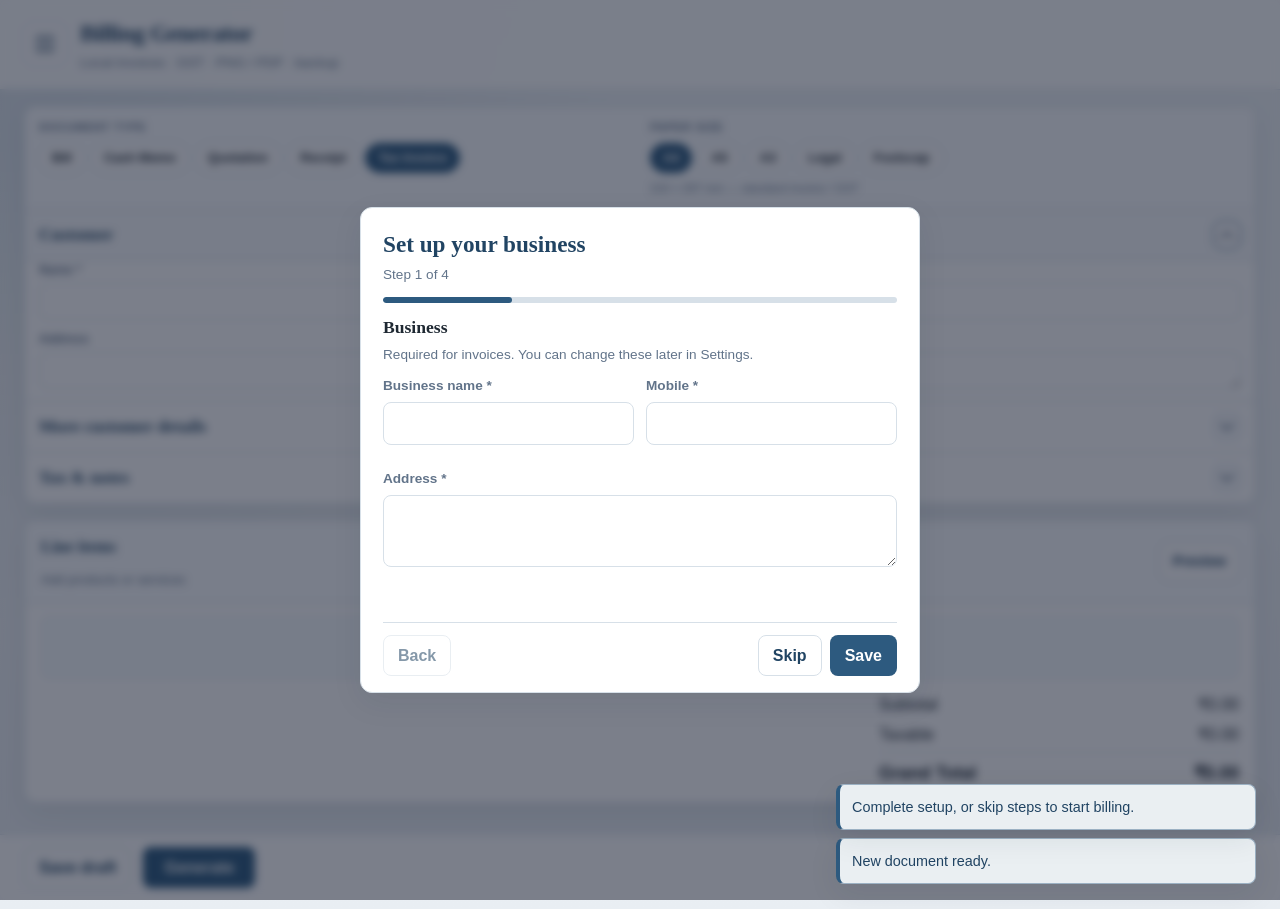
<file: index.html>
<!DOCTYPE html>
<html lang="en">
<head>
  <meta charset="UTF-8">
  <meta name="viewport" content="width=device-width, initial-scale=1.0">
  <link rel="manifest" href="manifest.webmanifest">
  <meta name="theme-color" content="#2d5a7f">
  <meta name="mobile-web-app-capable" content="yes">
  <meta name="apple-mobile-web-app-capable" content="yes">
  <meta name="apple-mobile-web-app-title" content="Billing">
  <link rel="apple-touch-icon" href="assets/icons/icon-180.png">
  <title>Editor · Billing Generator</title>
  <script>
  (function(){try{var m=localStorage.getItem("billing.theme")||"system";var d=m==="dark"||(m==="system"&&window.matchMedia("(prefers-color-scheme: dark)").matches);document.documentElement.setAttribute("data-theme",d?"dark":"light");document.documentElement.style.colorScheme=d?"dark":"light";}catch(e){}})();
  </script>
  <link rel="stylesheet" href="css/styles.css">
  <link rel="stylesheet" href="css/themes.css">
  <link rel="stylesheet" href="css/responsive.css">
  <link rel="stylesheet" href="css/print.css">
</head>
<body data-page="editor">
  <header class="app-header no-print">
    <button type="button" class="nav-toggle" id="btnNavToggle" aria-label="Open menu" aria-expanded="false" aria-controls="navDrawer">
      <span class="nav-toggle-bar" aria-hidden="true"></span>
      <span class="nav-toggle-bar" aria-hidden="true"></span>
      <span class="nav-toggle-bar" aria-hidden="true"></span>
    </button>
    <div class="brand">
      <h1>Billing Generator</h1>
      <p>Local invoices · GST · PNG / PDF · backup</p>
    </div>
  </header>

  <div id="navDrawerBackdrop" class="nav-drawer-backdrop no-print" aria-hidden="true"></div>
  <aside id="navDrawer" class="nav-drawer no-print" role="dialog" aria-modal="true" aria-label="Main navigation" aria-hidden="true">
    <div class="nav-drawer-header">
      <h2 class="nav-drawer-title">Menu</h2>
      <button type="button" class="nav-drawer-close" id="btnNavClose" aria-label="Close menu">&times;</button>
    </div>
    <nav class="nav-drawer-nav" aria-label="Main">
      <a href="index.html" class="nav-drawer-link" data-page="editor">New</a>
      <a href="settings.html" class="nav-drawer-link" data-page="settings">Settings</a>
      <a href="history.html" class="nav-drawer-link" data-page="history">History</a>
      <a href="backup.html" class="nav-drawer-link" data-page="backup">Backup</a>
    </nav>
  </aside>


  <main class="page" aria-label="Invoice editor">
    <div class="layout" id="editorLayout">
      <div class="editor-pane" id="editorForm">
        <div class="editor-split">
        <div class="card document-card">
          <div class="document-card__header">
            <div class="document-card__header-row">
              <div class="document-card__type-wrap">
                <span class="document-card__type-label" id="documentTypeLabelText">Document type</span>
                <div class="document-type-chips" id="documentTypeChips" role="radiogroup" aria-labelledby="documentTypeLabelText"></div>
                <select id="documentType" class="document-card__type-select" hidden></select>
              </div>
              <div class="document-card__paper-wrap">
                <span class="document-card__type-label" id="paperSizeLabelText">Paper size</span>
                <div class="document-type-chips" id="paperSizeChips" role="radiogroup" aria-labelledby="paperSizeLabelText"></div>
                <p class="document-card__paper-hint" id="paperSizeHint" aria-live="polite"></p>
                <select id="paperSizeDoc" class="document-card__type-select" hidden></select>
              </div>
            </div>
          </div>

          <div class="editor-sections">
            <details class="settings-section" id="docCustomerSection">
              <summary class="settings-section__summary document-card__customer-summary">
                <span class="settings-section__title">Customer</span>
                <span class="document-card__customer-preview" id="customerPreview" hidden></span>
                <span class="settings-section__chevron" aria-hidden="true"></span>
              </summary>
              <div class="settings-section__body document-card__customer-body">
                <div class="document-card__customer-fields">
                  <div class="field field--compact">
                    <label for="customerName">Name *</label>
                    <input id="customerName" type="text" autocomplete="name" data-text-limit="businessName">
                  </div>
                  <div class="field field--compact">
                    <label for="customerMobile">Mobile</label>
                    <input id="customerMobile" type="tel" autocomplete="tel" data-text-limit="mobile">
                  </div>
                  <div class="field field--compact full">
                    <label for="customerAddress">Address</label>
                    <textarea id="customerAddress" rows="1" autocomplete="street-address" data-text-limit="address"></textarea>
                  </div>
                </div>
              </div>
            </details>

            <details class="settings-section">
              <summary class="settings-section__summary">
                <span class="settings-section__title">More customer details</span>
                <span class="settings-section__chevron" aria-hidden="true"></span>
              </summary>
              <div class="settings-section__body">
                <div class="grid-2">
                  <div class="field">
                    <label for="customerEmail">Email</label>
                    <input id="customerEmail" type="email" data-text-limit="email">
                  </div>
                  <div class="field">
                    <label for="customerGstin">Customer GSTIN</label>
                    <input id="customerGstin" type="text" data-text-limit="gstin">
                  </div>
                  <div class="field">
                    <label for="customerState">State</label>
                    <input id="customerState" type="text" list="stateList" data-text-limit="stateName">
                  </div>
                  <div class="field">
                    <label for="customerStateCode">State code</label>
                    <input id="customerStateCode" type="text" data-text-limit="stateCode">
                  </div>
                </div>
              </div>
            </details>

            <details class="settings-section" id="docTaxSection">
              <summary class="settings-section__summary">
                <span class="settings-section__title">Tax &amp; notes</span>
                <span class="settings-section__chevron" aria-hidden="true"></span>
              </summary>
              <div class="settings-section__body">
                <div class="grid-2">
                  <div class="field">
                    <label for="gstEnabled">GST</label>
                    <select id="gstEnabled">
                      <option value="false">Disabled</option>
                      <option value="true">Enabled</option>
                    </select>
                  </div>
                  <div class="field" id="supplyTypeField">
                    <label for="supplyType">Supply type</label>
                    <select id="supplyType">
                      <option value="auto">Auto (compare states)</option>
                      <option value="intra-state">Intra-state (CGST + SGST)</option>
                      <option value="inter-state">Inter-state (IGST)</option>
                    </select>
                  </div>
                  <div class="field full">
                    <label for="notes">Notes / reference</label>
                    <textarea id="notes" rows="2" data-text-limit="notes"></textarea>
                  </div>
                </div>
              </div>
            </details>
          </div>
        </div>

        <div class="card card--items">
          <header class="items-card__header">
            <div class="items-card__heading">
              <h2 class="items-card__title">Line items</h2>
              <p class="items-card__meta" id="itemsCardMeta" aria-live="polite">Add products or services</p>
            </div>
            <div class="items-card__actions">
              <button type="button" class="btn secondary items-card__add" id="btnAddItemHeader" hidden>Add item</button>
              <button type="button" class="btn secondary" id="btnPreviewToggle" aria-expanded="false" aria-controls="previewModalBackdrop" aria-haspopup="dialog">Preview</button>
            </div>
          </header>
          <div class="items-card__body">
            <div id="itemsPanel" class="items-panel">
              <div id="itemsEmpty" class="items-empty">
                <span class="items-empty__lead">
                  <svg class="items-empty__icon" xmlns="http://www.w3.org/2000/svg" viewBox="0 0 24 24" width="16" height="16" aria-hidden="true" fill="none" stroke="currentColor" stroke-width="2" stroke-linecap="round"><line x1="12" y1="5" x2="12" y2="19"/><line x1="5" y1="12" x2="19" y2="12"/></svg>
                  <span class="items-empty__label">Add some items</span>
                </span>
                <button type="button" class="btn items-empty__add" id="btnAddItem">Add item</button>
              </div>
              <ul id="itemsList" class="items-list" hidden></ul>
            </div>
            <div class="totals-box" id="totalsBox"></div>
          </div>
        </div>
        </div>
      </div>

      <div class="editor-action-bar no-print" role="toolbar" aria-label="Document actions">
        <p id="editorReadonlyNotice" class="editor-readonly-notice" hidden>Generated — read only. Duplicate from History to make changes.</p>
        <button type="button" class="btn secondary" id="btnSaveDraft">Save draft</button>
        <button type="button" class="btn editor-action-bar__save" id="btnGenerate">Generate</button>
        <div class="editor-action-bar__cluster">
          <details class="editor-action-menu" id="editorExportMenu" hidden>
            <summary class="btn secondary">Export</summary>
            <div class="editor-action-menu__panel" role="menu" aria-labelledby="editorExportMenuTitle">
              <p class="editor-action-menu__heading" id="editorExportMenuTitle">Download &amp; print</p>
              <button type="button" class="editor-action-menu__item" role="menuitem" id="btnPng">PNG image</button>
              <button type="button" class="editor-action-menu__item" role="menuitem" id="btnPdf">PDF file</button>
              <button type="button" class="editor-action-menu__item" role="menuitem" id="btnPrint">Print</button>
              <button type="button" class="editor-action-menu__item" role="menuitem" id="btnSharePdf" hidden>Share PDF</button>
            </div>
          </details>
        </div>
      </div>
    </div>
  </main>

  <div id="editorExportMount" class="visually-hidden" aria-hidden="true">
    <div id="editorExportPaper" class="preview-paper a4">
      <div id="editorExportPreview" class="invoice-preview"></div>
    </div>
  </div>

  <datalist id="stateList">
    <option value="Andhra Pradesh"></option>
    <option value="Assam"></option>
    <option value="Bihar"></option>
    <option value="Delhi"></option>
    <option value="Gujarat"></option>
    <option value="Haryana"></option>
    <option value="Karnataka"></option>
    <option value="Kerala"></option>
    <option value="Madhya Pradesh"></option>
    <option value="Maharashtra"></option>
    <option value="Odisha"></option>
    <option value="Punjab"></option>
    <option value="Rajasthan"></option>
    <option value="Tamil Nadu"></option>
    <option value="Telangana"></option>
    <option value="Uttar Pradesh"></option>
    <option value="West Bengal"></option>
  </datalist>

  <div id="modalBackdrop" class="modal-backdrop no-print" role="dialog" aria-modal="true" aria-labelledby="modalTitle">
    <div class="modal">
      <h3 id="modalTitle">Confirm</h3>
      <p id="modalMessage"></p>
      <div class="toolbar" id="modalActions"></div>
    </div>
  </div>

  <div id="previewModalBackdrop" class="modal-backdrop modal-backdrop--preview no-print" role="dialog" aria-modal="true" aria-labelledby="previewModalTitle" aria-hidden="true">
    <div class="modal modal--preview">
      <header class="modal--preview__header">
        <h3 id="previewModalTitle">Invoice preview</h3>
        <button type="button" class="modal--preview__close" id="btnPreviewModalClose" aria-label="Close preview">&times;</button>
      </header>
      <div class="modal--preview__body">
        <div id="previewPaper" class="preview-paper a4">
          <div id="invoicePreview" class="invoice-preview"></div>
        </div>
      </div>
      <footer class="modal--preview__footer toolbar">
        <button type="button" class="btn secondary" id="btnPreviewModalDismiss">Close</button>
      </footer>
    </div>
  </div>

  <div id="itemModalBackdrop" class="modal-backdrop modal-backdrop--sheet no-print" role="dialog" aria-modal="true" aria-labelledby="itemModalTitle" aria-hidden="true">
    <div class="modal modal--item">
      <header class="item-modal-header">
        <h3 id="itemModalTitle">Add item</h3>
        <button type="button" class="item-modal-close" id="btnItemModalClose" aria-label="Close">&times;</button>
      </header>
      <div class="item-modal-body">
        <div class="field item-modal-field">
          <label for="itemModalName">Name *</label>
          <input id="itemModalName" type="text" data-text-limit="lineItemName" autocomplete="off" placeholder="Item name">
        </div>
        <div class="item-modal-row item-modal-row--3">
          <div class="field item-modal-field">
            <label for="itemModalQty">Qty *</label>
            <input id="itemModalQty" type="text" data-text-limit="lineItemQuantity" inputmode="decimal" placeholder="1">
          </div>
          <div class="field item-modal-field">
            <label for="itemModalUnit">Unit *</label>
            <select id="itemModalUnit"></select>
          </div>
          <div class="field item-modal-field">
            <label for="itemModalRate">Rate *</label>
            <input id="itemModalRate" type="text" data-text-limit="lineItemRate" inputmode="decimal" placeholder="0.00">
          </div>
        </div>
        <div class="item-modal-row item-modal-row--tax">
          <div class="item-modal-disc-group">
            <div class="field item-modal-field">
              <label for="itemModalDiscType">Disc</label>
              <select id="itemModalDiscType">
                <option value="none">None</option>
                <option value="percent">%</option>
                <option value="fixed">₹</option>
              </select>
            </div>
            <div class="field item-modal-field item-modal-disc-value-wrap item-modal-disc-value-wrap--hidden">
              <label for="itemModalDiscValue">Val</label>
              <input id="itemModalDiscValue" type="number" min="0" step="0.01" placeholder="0" inputmode="decimal">
            </div>
          </div>
          <div class="item-modal-gst-group">
            <div class="field item-modal-field">
              <label for="itemModalGst">GST</label>
              <select id="itemModalGst"></select>
            </div>
            <div class="field item-modal-field item-modal-gst-other-wrap item-modal-gst-other-wrap--hidden">
              <label for="itemModalGstOther">GST %</label>
              <input id="itemModalGstOther" type="number" min="0" max="100" step="any" placeholder="0" inputmode="decimal">
            </div>
          </div>
        </div>
      </div>
      <footer class="item-modal-footer">
        <div class="item-modal-amount-card" aria-live="polite">
          <span class="item-modal-amount-label">Amount</span>
          <strong id="itemModalAmount" class="item-modal-amount">₹0.00</strong>
        </div>
        <div class="item-modal-footer-actions">
          <button type="button" class="btn secondary" id="btnItemModalCancel">Cancel</button>
          <button type="button" class="btn" id="btnItemModalSave">Save</button>
        </div>
      </footer>
    </div>
  </div>

  <div id="onboardingOverlay" class="onboarding-overlay no-print" hidden aria-hidden="true">
    <div class="onboarding-card" role="dialog" aria-modal="true" aria-labelledby="onboardingTitle">
      <header class="onboarding-header">
        <h2 id="onboardingTitle">Set up your business</h2>
        <p class="hint" id="onboardingProgress">Step 1 of 4</p>
        <div class="onboarding-progress" aria-hidden="true">
          <div id="onboardingProgressBar" class="onboarding-progress-bar"></div>
        </div>
      </header>

      <div class="onboarding-steps">
        <section class="onboarding-step active" data-step="0" aria-label="Business details">
          <h3>Business</h3>
          <p class="hint">Required for invoices. You can change these later in Settings.</p>
          <div class="grid-2">
            <div class="field">
              <label for="onboardBusinessName">Business name *</label>
              <input id="onboardBusinessName" type="text" autocomplete="organization" data-text-limit="businessName">
            </div>
            <div class="field">
              <label for="onboardBusinessMobile">Mobile *</label>
              <input id="onboardBusinessMobile" type="tel" autocomplete="tel" data-text-limit="mobile">
            </div>
            <div class="field full">
              <label for="onboardBusinessAddress">Address *</label>
              <textarea id="onboardBusinessAddress" rows="2" autocomplete="street-address" data-text-limit="address"></textarea>
            </div>
          </div>
        </section>

        <section class="onboarding-step" data-step="1" aria-label="Contact and tax" hidden>
          <h3>Contact &amp; tax</h3>
          <p class="hint">Optional — helps GST invoices and customer contact.</p>
          <div class="grid-2">
            <div class="field">
              <label for="onboardBusinessEmail">Email</label>
              <input id="onboardBusinessEmail" type="email" autocomplete="email" data-text-limit="email">
            </div>
            <div class="field">
              <label for="onboardBusinessWebsite">Website</label>
              <input id="onboardBusinessWebsite" type="text" autocomplete="url" data-text-limit="website">
            </div>
            <div class="field">
              <label for="onboardBusinessGstin">GSTIN</label>
              <input id="onboardBusinessGstin" type="text" data-text-limit="gstin">
            </div>
            <div class="field">
              <label for="onboardSupplierState">Supplier state</label>
              <input id="onboardSupplierState" type="text" list="stateList" data-text-limit="stateName">
            </div>
            <div class="field">
              <label for="onboardSupplierStateCode">Supplier state code</label>
              <input id="onboardSupplierStateCode" type="text" data-text-limit="stateCode">
            </div>
          </div>
        </section>

        <section class="onboarding-step" data-step="2" aria-label="Payment details" hidden>
          <h3>Payment</h3>
          <p class="hint">Optional — shown on invoices when filled.</p>
          <div class="grid-2">
            <div class="field">
              <label for="onboardUpiId">UPI ID</label>
              <input id="onboardUpiId" type="text" data-text-limit="upiId">
            </div>
            <div class="field full">
              <label for="onboardBankDetails">Bank details</label>
              <input id="onboardBankDetails" type="text" data-text-limit="bankDetails">
            </div>
          </div>
        </section>

        <section class="onboarding-step" data-step="3" aria-label="Business logo" hidden>
          <h3>Logo</h3>
          <p class="hint">Optional — PNG, JPEG, or WebP, max 2 MB.</p>
          <div class="grid-2">
            <div class="field">
              <label for="onboardLogoFile">Upload logo</label>
              <input id="onboardLogoFile" type="file" accept="image/png,image/jpeg,image/webp">
            </div>
            <div class="field">
              <label>Preview</label>
              <img id="onboardLogoPreview" class="logo-preview" alt="Logo preview" src="assets/logo-placeholder.svg">
            </div>
          </div>
        </section>
      </div>

      <p id="onboardingStatus" class="onboarding-status" role="status" aria-live="polite"></p>

      <footer class="onboarding-footer">
        <button type="button" class="btn secondary" id="btnOnboardBack" disabled>Back</button>
        <div class="onboarding-footer-right">
          <button type="button" class="btn ghost" id="btnOnboardSkip">Skip</button>
          <button type="button" class="btn" id="btnOnboardSave">Save</button>
        </div>
      </footer>
    </div>
  </div>

  <script defer src="vendor/jspdf.umd.min.js"></script>
  <script defer src="js/money.js"></script>
  <script defer src="js/gst.js"></script>
  <script defer src="js/validation.js"></script>
  <script defer src="js/calculations.js"></script>
  <script defer src="js/document-types.js"></script>
  <script defer src="js/paper-sizes.js"></script>
  <script defer src="js/datetime-format.js"></script>
  <script defer src="js/numbering.js"></script>
  <script defer src="js/db.js"></script>
  <script defer src="js/storage-repository.js"></script>
  <script defer src="js/settings.js"></script>
  <script defer src="js/items.js"></script>
  <script defer src="js/customers.js"></script>
  <script defer src="js/preview.js"></script>
  <script defer src="js/export-filename.js"></script>
  <script defer src="js/export-png.js"></script>
  <script defer src="js/export-pdf.js"></script>
  <script defer src="js/document-share.js"></script>
  <script defer src="js/document-output.js"></script>
  <script defer src="js/print.js"></script>
  <script defer src="js/document-editor.js"></script>
  <script defer src="js/onboarding.js"></script>
  <script defer src="js/theme.js"></script>
  <script defer src="js/ui-common.js"></script>
  <script defer src="js/pwa.js"></script>
  <script defer src="js/page-editor.js"></script>
</body>
</html>
</file>
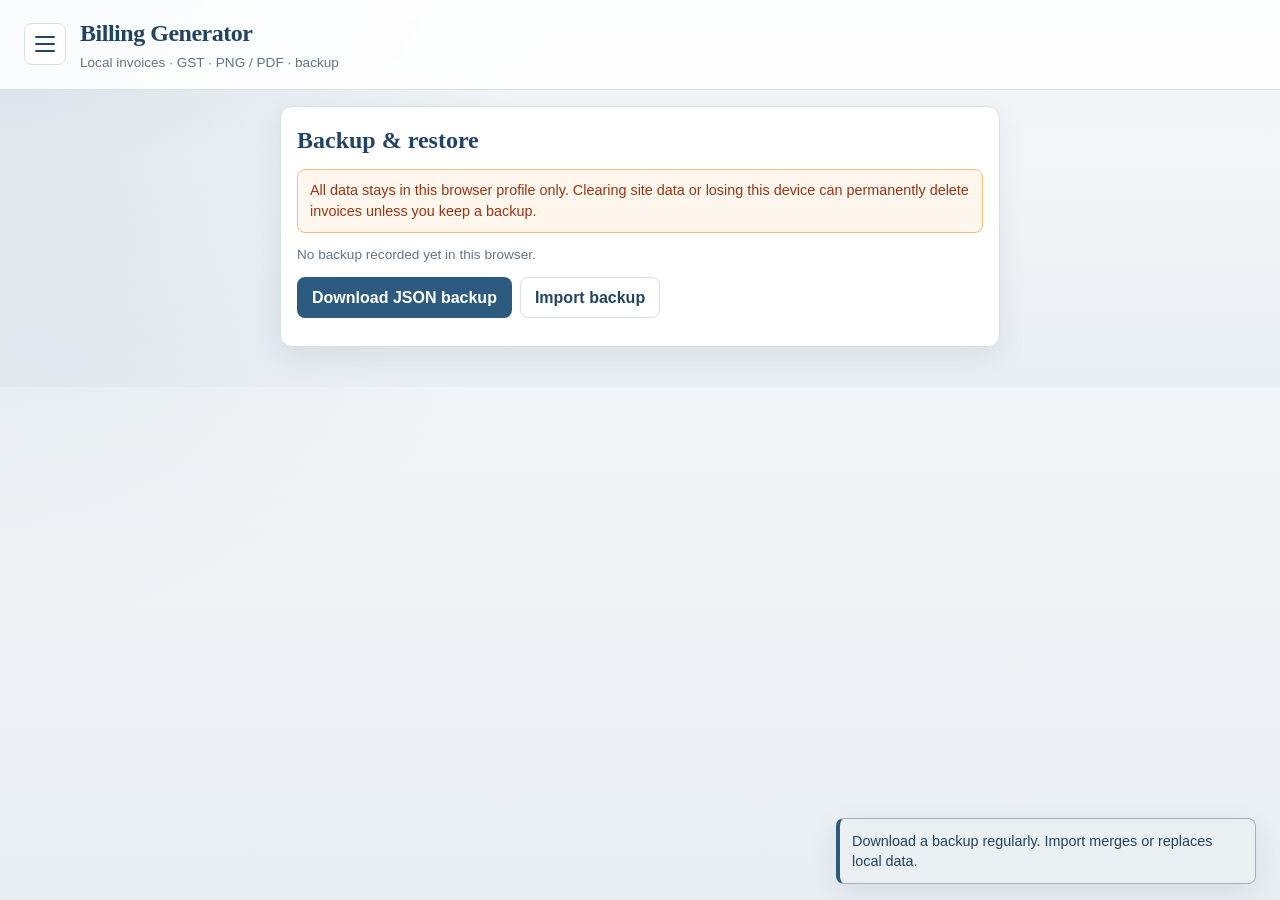
<file: backup.html>
<!DOCTYPE html>
<html lang="en">
<head>
  <meta charset="UTF-8">
  <meta name="viewport" content="width=device-width, initial-scale=1.0">
  <link rel="manifest" href="manifest.webmanifest">
  <meta name="theme-color" content="#2d5a7f">
  <meta name="mobile-web-app-capable" content="yes">
  <meta name="apple-mobile-web-app-capable" content="yes">
  <meta name="apple-mobile-web-app-title" content="Billing">
  <link rel="apple-touch-icon" href="assets/icons/icon-180.png">
  <title>Backup · Billing Generator</title>
  <script>
  (function(){try{var m=localStorage.getItem("billing.theme")||"system";var d=m==="dark"||(m==="system"&&window.matchMedia("(prefers-color-scheme: dark)").matches);document.documentElement.setAttribute("data-theme",d?"dark":"light");document.documentElement.style.colorScheme=d?"dark":"light";}catch(e){}})();
  </script>
  <link rel="stylesheet" href="css/styles.css">
  <link rel="stylesheet" href="css/themes.css">
  <link rel="stylesheet" href="css/responsive.css">
  <link rel="stylesheet" href="css/print.css">
</head>
<body data-page="backup">
  <header class="app-header no-print">
    <button type="button" class="nav-toggle" id="btnNavToggle" aria-label="Open menu" aria-expanded="false" aria-controls="navDrawer">
      <span class="nav-toggle-bar" aria-hidden="true"></span>
      <span class="nav-toggle-bar" aria-hidden="true"></span>
      <span class="nav-toggle-bar" aria-hidden="true"></span>
    </button>
    <div class="brand">
      <h1>Billing Generator</h1>
      <p>Local invoices · GST · PNG / PDF · backup</p>
    </div>
  </header>

  <div id="navDrawerBackdrop" class="nav-drawer-backdrop no-print" aria-hidden="true"></div>
  <aside id="navDrawer" class="nav-drawer no-print" role="dialog" aria-modal="true" aria-label="Main navigation" aria-hidden="true">
    <div class="nav-drawer-header">
      <h2 class="nav-drawer-title">Menu</h2>
      <button type="button" class="nav-drawer-close" id="btnNavClose" aria-label="Close menu">&times;</button>
    </div>
    <nav class="nav-drawer-nav" aria-label="Main">
      <a href="index.html" class="nav-drawer-link" data-page="editor">New</a>
      <a href="settings.html" class="nav-drawer-link" data-page="settings">Settings</a>
      <a href="history.html" class="nav-drawer-link" data-page="history">History</a>
      <a href="backup.html" class="nav-drawer-link" data-page="backup">Backup</a>
    </nav>
  </aside>


  <main class="page" aria-label="Backup and restore">
    <div class="card" style="max-width:720px;margin:0 auto;">
      <h2>Backup &amp; restore</h2>
      <div class="backup-warning">
        All data stays in this browser profile only. Clearing site data or losing this device can permanently delete invoices unless you keep a backup.
      </div>
      <p class="hint" id="lastBackupHint">No backup recorded yet in this browser.</p>
      <div class="toolbar">
        <button type="button" class="btn" id="btnExportBackup">Download JSON backup</button>
        <label class="btn secondary" for="backupFile" style="display:inline-flex;align-items:center;cursor:pointer;">
          Import backup
          <input id="backupFile" class="sr-only" type="file" accept="application/json,.json">
        </label>
      </div>
    </div>
  </main>

  <div id="modalBackdrop" class="modal-backdrop no-print" role="dialog" aria-modal="true" aria-labelledby="modalTitle">
    <div class="modal">
      <h3 id="modalTitle">Confirm</h3>
      <p id="modalMessage"></p>
      <div class="toolbar" id="modalActions"></div>
    </div>
  </div>

  <script defer src="js/db.js"></script>
  <script defer src="js/storage-repository.js"></script>
  <script defer src="js/backup-restore.js"></script>
  <script defer src="js/theme.js"></script>
  <script defer src="js/ui-common.js"></script>
  <script defer src="js/pwa.js"></script>
  <script defer src="js/page-backup.js"></script>
</body>
</html>
</file>
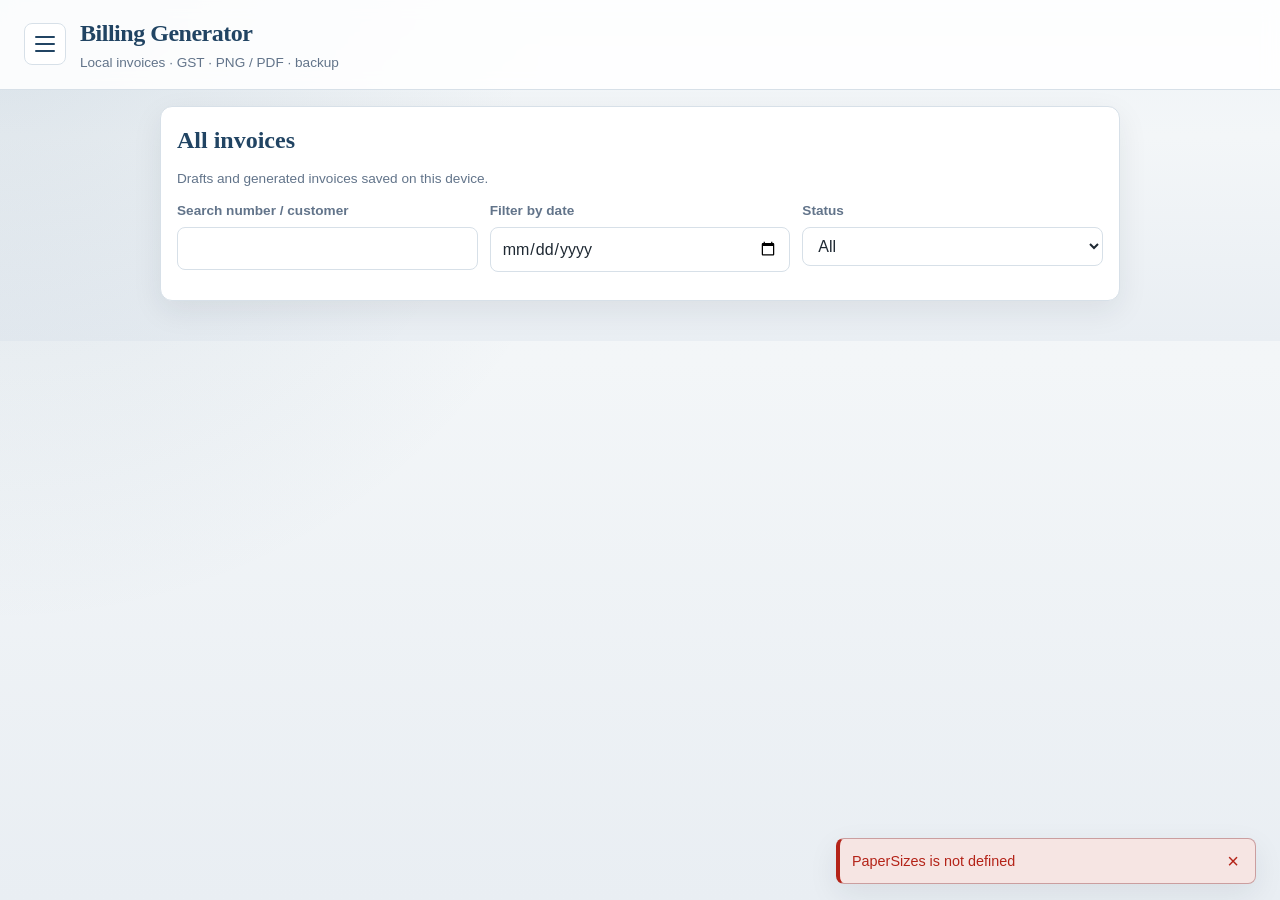
<file: history.html>
<!DOCTYPE html>
<html lang="en">
<head>
  <meta charset="UTF-8">
  <meta name="viewport" content="width=device-width, initial-scale=1.0">
  <link rel="manifest" href="manifest.webmanifest">
  <meta name="theme-color" content="#2d5a7f">
  <meta name="mobile-web-app-capable" content="yes">
  <meta name="apple-mobile-web-app-capable" content="yes">
  <meta name="apple-mobile-web-app-title" content="Billing">
  <link rel="apple-touch-icon" href="assets/icons/icon-180.png">
  <title>History · Billing Generator</title>
  <script>
  (function(){try{var m=localStorage.getItem("billing.theme")||"system";var d=m==="dark"||(m==="system"&&window.matchMedia("(prefers-color-scheme: dark)").matches);document.documentElement.setAttribute("data-theme",d?"dark":"light");document.documentElement.style.colorScheme=d?"dark":"light";}catch(e){}})();
  </script>
  <link rel="stylesheet" href="css/styles.css">
  <link rel="stylesheet" href="css/themes.css">
  <link rel="stylesheet" href="css/responsive.css">
  <link rel="stylesheet" href="css/print.css">
</head>
<body data-page="history">
  <header class="app-header no-print">
    <button type="button" class="nav-toggle" id="btnNavToggle" aria-label="Open menu" aria-expanded="false" aria-controls="navDrawer">
      <span class="nav-toggle-bar" aria-hidden="true"></span>
      <span class="nav-toggle-bar" aria-hidden="true"></span>
      <span class="nav-toggle-bar" aria-hidden="true"></span>
    </button>
    <div class="brand">
      <h1>Billing Generator</h1>
      <p>Local invoices · GST · PNG / PDF · backup</p>
    </div>
  </header>

  <div id="navDrawerBackdrop" class="nav-drawer-backdrop no-print" aria-hidden="true"></div>
  <aside id="navDrawer" class="nav-drawer no-print" role="dialog" aria-modal="true" aria-label="Main navigation" aria-hidden="true">
    <div class="nav-drawer-header">
      <h2 class="nav-drawer-title">Menu</h2>
      <button type="button" class="nav-drawer-close" id="btnNavClose" aria-label="Close menu">&times;</button>
    </div>
    <nav class="nav-drawer-nav" aria-label="Main">
      <a href="index.html" class="nav-drawer-link" data-page="editor">New</a>
      <a href="settings.html" class="nav-drawer-link" data-page="settings">Settings</a>
      <a href="history.html" class="nav-drawer-link" data-page="history">History</a>
      <a href="backup.html" class="nav-drawer-link" data-page="backup">Backup</a>
    </nav>
  </aside>


  <main class="page" aria-label="Invoice history">
    <div class="card" style="max-width:960px;margin:0 auto;">
      <h2>All invoices</h2>
      <p class="hint">Drafts and generated invoices saved on this device.</p>
      <div class="history-filters">
        <div class="field">
          <label for="historySearch">Search number / customer</label>
          <input id="historySearch" type="search">
        </div>
        <div class="field">
          <label for="historyDate">Filter by date</label>
          <input id="historyDate" type="date">
        </div>
        <div class="field">
          <label for="historyStatus">Status</label>
          <select id="historyStatus">
            <option value="all" selected>All</option>
            <option value="draft">Draft only</option>
            <option value="generated">Generated only</option>
          </select>
        </div>
      </div>
      <p id="historySummary" class="history-summary hint" aria-live="polite"></p>
      <div id="historyList" class="history-list"></div>
    </div>
    <div id="historyExportMount" class="visually-hidden" aria-hidden="true">
      <div id="historyExportPaper" class="preview-paper a4">
        <div id="historyExportPreview" class="invoice-preview"></div>
      </div>
    </div>
  </main>

  <div id="modalBackdrop" class="modal-backdrop no-print" role="dialog" aria-modal="true" aria-labelledby="modalTitle">
    <div class="modal">
      <h3 id="modalTitle">Confirm</h3>
      <p id="modalMessage"></p>
      <div class="toolbar" id="modalActions"></div>
    </div>
  </div>

  <div id="historyPreviewBackdrop" class="modal-backdrop modal-backdrop--preview no-print" role="dialog" aria-modal="true" aria-labelledby="historyPreviewTitle" aria-hidden="true">
    <div class="modal modal--preview">
      <header class="modal--preview__header">
        <h3 id="historyPreviewTitle">Invoice preview</h3>
        <button type="button" class="modal--preview__close" id="btnHistoryPreviewClose" aria-label="Close preview">&times;</button>
      </header>
      <div class="modal--preview__body">
        <div id="historyPreviewPaper" class="preview-paper a4">
          <div id="historyInvoicePreview" class="invoice-preview"></div>
        </div>
      </div>
      <footer class="modal--preview__footer toolbar modal--preview__footer--actions">
        <details class="editor-action-menu" id="historyModalExportMenu">
          <summary class="btn secondary">Export</summary>
          <div class="editor-action-menu__panel" role="menu">
            <p class="editor-action-menu__heading">Download &amp; print</p>
            <button type="button" class="editor-action-menu__item" role="menuitem" id="btnHistoryModalPng">PNG image</button>
            <button type="button" class="editor-action-menu__item" role="menuitem" id="btnHistoryModalPdf">PDF file</button>
            <button type="button" class="editor-action-menu__item" role="menuitem" id="btnHistoryModalPrint">Print</button>
          </div>
        </details>
        <button type="button" class="btn secondary" id="btnHistoryShare" hidden>Share PDF</button>
        <button type="button" class="btn secondary" id="btnHistoryPreviewDismiss">Close</button>
      </footer>
    </div>
  </div>

  <script defer src="js/money.js"></script>
  <script defer src="js/gst.js"></script>
  <script defer src="js/calculations.js"></script>
  <script defer src="js/document-types.js"></script>
  <script defer src="js/datetime-format.js"></script>
  <script defer src="js/numbering.js"></script>
  <script defer src="js/db.js"></script>
  <script defer src="js/storage-repository.js"></script>
  <script defer src="js/settings.js"></script>
  <script defer src="js/items.js"></script>
  <script defer src="js/customers.js"></script>
  <script defer src="js/preview.js"></script>
  <script defer src="vendor/jspdf.umd.min.js"></script>
  <script defer src="js/export-filename.js"></script>
  <script defer src="js/export-png.js"></script>
  <script defer src="js/export-pdf.js"></script>
  <script defer src="js/document-share.js"></script>
  <script defer src="js/document-output.js"></script>
  <script defer src="js/print.js"></script>
  <script defer src="js/document-editor.js"></script>
  <script defer src="js/theme.js"></script>
  <script defer src="js/ui-common.js"></script>
  <script defer src="js/pwa.js"></script>
  <script defer src="js/page-history.js"></script>
</body>
</html>
</file>
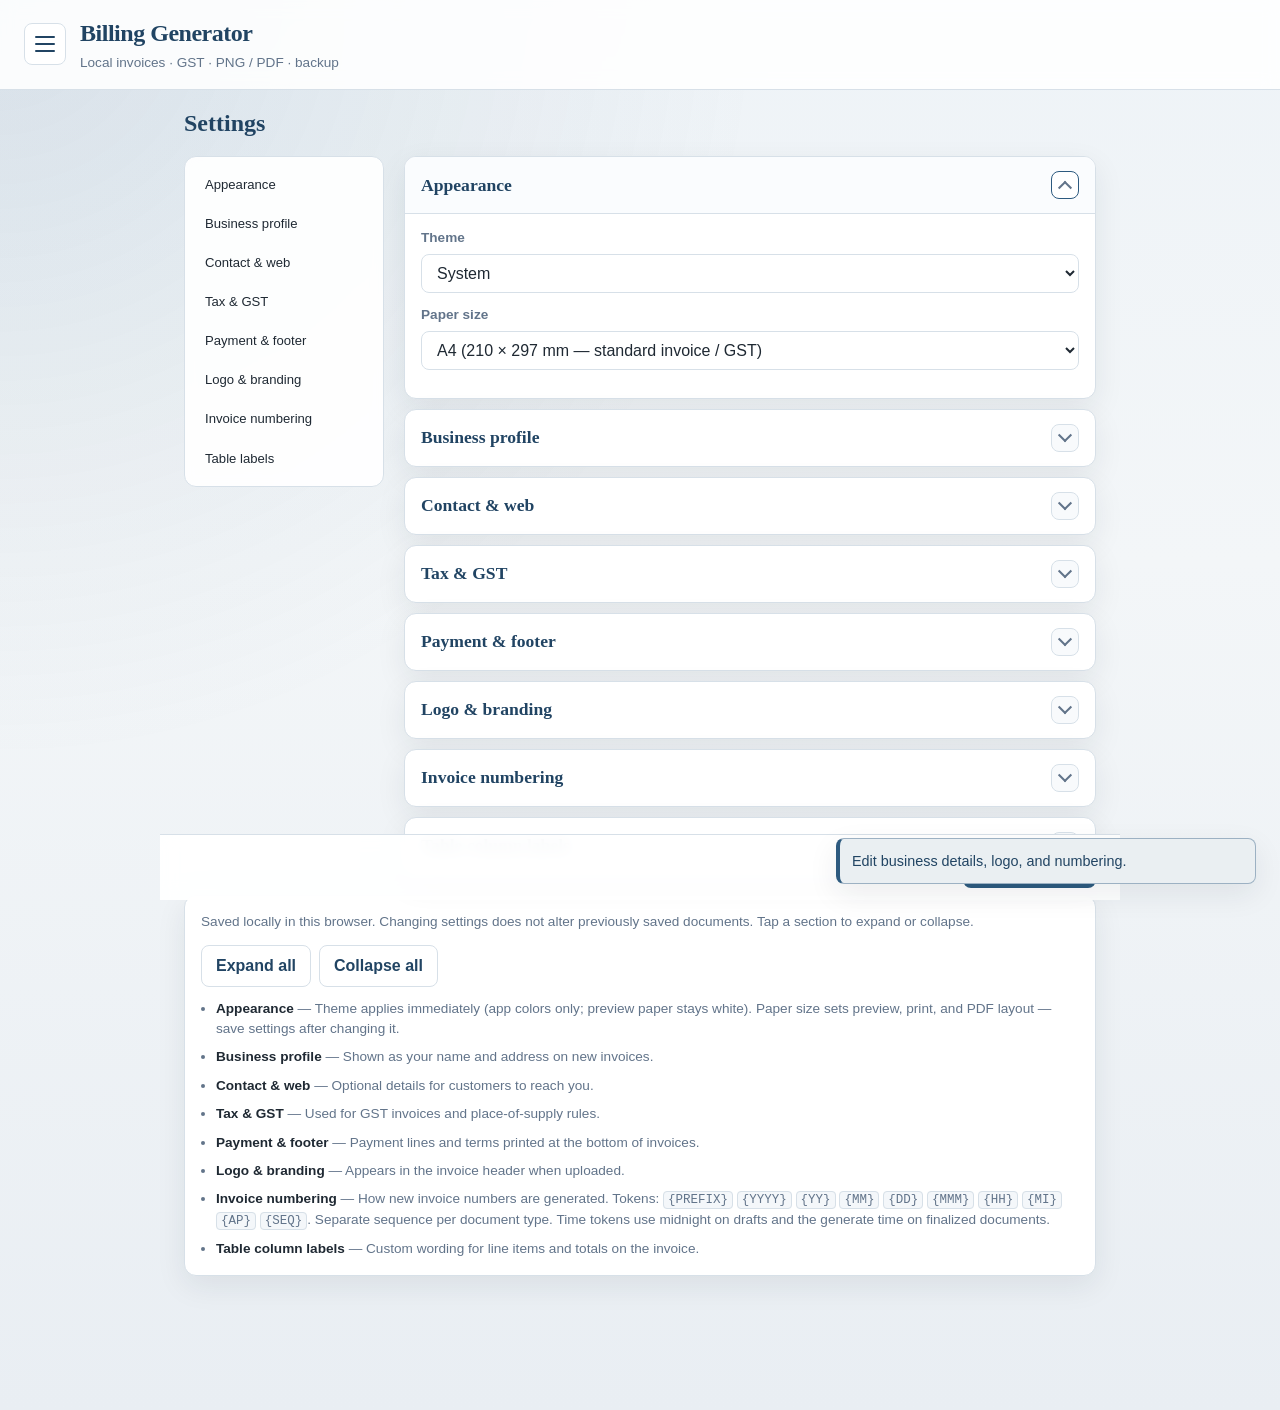
<file: settings.html>
<!DOCTYPE html>
<html lang="en">
<head>
  <meta charset="UTF-8">
  <meta name="viewport" content="width=device-width, initial-scale=1.0">
  <link rel="manifest" href="manifest.webmanifest">
  <meta name="theme-color" content="#2d5a7f">
  <meta name="mobile-web-app-capable" content="yes">
  <meta name="apple-mobile-web-app-capable" content="yes">
  <meta name="apple-mobile-web-app-title" content="Billing">
  <link rel="apple-touch-icon" href="assets/icons/icon-180.png">
  <title>Settings · Billing Generator</title>
  <script>
  (function(){try{var m=localStorage.getItem("billing.theme")||"system";var d=m==="dark"||(m==="system"&&window.matchMedia("(prefers-color-scheme: dark)").matches);document.documentElement.setAttribute("data-theme",d?"dark":"light");document.documentElement.style.colorScheme=d?"dark":"light";}catch(e){}})();
  </script>
  <link rel="stylesheet" href="css/styles.css">
  <link rel="stylesheet" href="css/themes.css">
  <link rel="stylesheet" href="css/responsive.css">
  <link rel="stylesheet" href="css/print.css">
</head>
<body data-page="settings">
  <header class="app-header no-print">
    <button type="button" class="nav-toggle" id="btnNavToggle" aria-label="Open menu" aria-expanded="false" aria-controls="navDrawer">
      <span class="nav-toggle-bar" aria-hidden="true"></span>
      <span class="nav-toggle-bar" aria-hidden="true"></span>
      <span class="nav-toggle-bar" aria-hidden="true"></span>
    </button>
    <div class="brand">
      <h1>Billing Generator</h1>
      <p>Local invoices · GST · PNG / PDF · backup</p>
    </div>
  </header>

  <div id="navDrawerBackdrop" class="nav-drawer-backdrop no-print" aria-hidden="true"></div>
  <aside id="navDrawer" class="nav-drawer no-print" role="dialog" aria-modal="true" aria-label="Main navigation" aria-hidden="true">
    <div class="nav-drawer-header">
      <h2 class="nav-drawer-title">Menu</h2>
      <button type="button" class="nav-drawer-close" id="btnNavClose" aria-label="Close menu">&times;</button>
    </div>
    <nav class="nav-drawer-nav" aria-label="Main">
      <a href="index.html" class="nav-drawer-link" data-page="editor">New</a>
      <a href="settings.html" class="nav-drawer-link" data-page="settings">Settings</a>
      <a href="history.html" class="nav-drawer-link" data-page="history">History</a>
      <a href="backup.html" class="nav-drawer-link" data-page="backup">Backup</a>
    </nav>
  </aside>

  <main class="page settings-page" aria-label="Business settings">
    <header class="settings-page__intro">
      <h2>Settings</h2>
    </header>

    <div class="settings-layout">
      <nav class="settings-nav settings-nav--side no-print" aria-label="Jump to section">
        <a href="#settings-appearance">Appearance</a>
        <a href="#settings-business">Business profile</a>
        <a href="#settings-contact">Contact &amp; web</a>
        <a href="#settings-tax">Tax &amp; GST</a>
        <a href="#settings-payment">Payment &amp; footer</a>
        <a href="#settings-branding">Logo &amp; branding</a>
        <a href="#settings-numbering">Invoice numbering</a>
        <a href="#settings-labels">Table labels</a>
      </nav>

      <div class="settings-sections">
        <details class="settings-section card" id="settings-appearance" open>
          <summary class="settings-section__summary">
            <span class="settings-section__title" id="settings-appearance-title">Appearance</span>
            <span class="settings-section__chevron" aria-hidden="true"></span>
          </summary>
          <div class="settings-section__body">
            <div class="field">
              <label for="themeMode">Theme</label>
              <select id="themeMode">
                <option value="system">System</option>
                <option value="light">Light</option>
                <option value="dark">Dark</option>
              </select>
            </div>
            <div class="field">
              <label for="paperSize">Paper size</label>
              <select id="paperSize"></select>
            </div>
          </div>
        </details>

        <details class="settings-section card" id="settings-business">
          <summary class="settings-section__summary">
            <span class="settings-section__title" id="settings-business-title">Business profile</span>
            <span class="settings-section__chevron" aria-hidden="true"></span>
          </summary>
          <div class="settings-section__body">
          <div class="grid-2">
            <div class="field">
              <label for="businessName">Business name *</label>
              <input id="businessName" type="text" autocomplete="organization" data-text-limit="businessName">
            </div>
            <div class="field">
              <label for="businessMobile">Mobile *</label>
              <input id="businessMobile" type="tel" autocomplete="tel" data-text-limit="mobile">
            </div>
            <div class="field full">
              <label for="businessAddress">Address *</label>
              <textarea id="businessAddress" rows="2" autocomplete="street-address" data-text-limit="address"></textarea>
            </div>
          </div>
          </div>
        </details>

        <details class="settings-section card" id="settings-contact">
          <summary class="settings-section__summary">
            <span class="settings-section__title" id="settings-contact-title">Contact &amp; web</span>
            <span class="settings-section__chevron" aria-hidden="true"></span>
          </summary>
          <div class="settings-section__body">
          <div class="grid-2">
            <div class="field">
              <label for="businessEmail">Email</label>
              <input id="businessEmail" type="email" autocomplete="email" data-text-limit="email">
            </div>
            <div class="field">
              <label for="businessWebsite">Website</label>
              <input id="businessWebsite" type="text" autocomplete="url" data-text-limit="website">
            </div>
          </div>
          </div>
        </details>

        <details class="settings-section card" id="settings-tax">
          <summary class="settings-section__summary">
            <span class="settings-section__title" id="settings-tax-title">Tax &amp; GST</span>
            <span class="settings-section__chevron" aria-hidden="true"></span>
          </summary>
          <div class="settings-section__body">
          <div class="grid-2">
            <div class="field">
              <label for="businessGstin">GSTIN</label>
              <input id="businessGstin" type="text" data-text-limit="gstin">
            </div>
            <div class="field">
              <label for="supplierState">Supplier state</label>
              <input id="supplierState" type="text" list="stateList" data-text-limit="stateName">
            </div>
            <div class="field">
              <label for="supplierStateCode">Supplier state code</label>
              <input id="supplierStateCode" type="text" data-text-limit="stateCode">
            </div>
          </div>
          </div>
        </details>

        <details class="settings-section card" id="settings-payment">
          <summary class="settings-section__summary">
            <span class="settings-section__title" id="settings-payment-title">Payment &amp; footer</span>
            <span class="settings-section__chevron" aria-hidden="true"></span>
          </summary>
          <div class="settings-section__body">
          <div class="grid-2">
            <div class="field">
              <label for="upiId">UPI ID (optional)</label>
              <input id="upiId" type="text" data-text-limit="upiId">
            </div>
            <div class="field">
              <label for="bankDetails">Bank details (optional)</label>
              <input id="bankDetails" type="text" data-text-limit="bankDetails">
            </div>
            <div class="field full">
              <label for="disclaimer">Disclaimer / terms</label>
              <textarea id="disclaimer" rows="3" data-text-limit="disclaimer"></textarea>
            </div>
          </div>
          </div>
        </details>

        <details class="settings-section card" id="settings-branding">
          <summary class="settings-section__summary">
            <span class="settings-section__title" id="settings-branding-title">Logo &amp; branding</span>
            <span class="settings-section__chevron" aria-hidden="true"></span>
          </summary>
          <div class="settings-section__body">
          <div class="grid-2">
            <div class="field">
              <label for="logoFile">Upload logo (PNG/JPEG/WebP, max 2 MB)</label>
              <input id="logoFile" type="file" accept="image/png,image/jpeg,image/webp">
            </div>
            <div class="field">
              <label>Preview</label>
              <div class="logo-preview-wrap">
                <img id="logoPreview" class="logo-preview" alt="Business logo preview" src="assets/logo-placeholder.svg">
              </div>
            </div>
            <div class="field">
              <label for="logoWidth">Logo width (px)</label>
              <input id="logoWidth" type="number" min="40" max="300" value="120">
            </div>
            <div class="field">
              <label for="logoHeight">Logo height (px)</label>
              <input id="logoHeight" type="number" min="20" max="160" value="48">
            </div>
            <div class="field">
              <label for="logoAlignment">Logo alignment</label>
              <select id="logoAlignment">
                <option value="left">Left</option>
                <option value="center">Center</option>
                <option value="right">Right</option>
              </select>
            </div>
            <div class="field field--actions">
              <span class="field-label-spacer" aria-hidden="true"></span>
              <button type="button" class="btn secondary" id="btnClearLogo">Clear logo</button>
            </div>
          </div>
          </div>
        </details>

        <details class="settings-section card" id="settings-numbering">
          <summary class="settings-section__summary">
            <span class="settings-section__title" id="settings-numbering-title">Invoice numbering</span>
            <span class="settings-section__chevron" aria-hidden="true"></span>
          </summary>
          <div class="settings-section__body">
          <div class="grid-2">
            <div class="field">
              <label for="numberPattern">Pattern</label>
              <input id="numberPattern" type="text" value="{PREFIX}/{DD}-{MMM}-{YYYY}_{HH}-{MI}-{AP}/{SEQ}" data-text-limit="numberPattern">
            </div>
            <div class="field">
              <label for="sequencePadding">Sequence padding</label>
              <input id="sequencePadding" type="number" min="1" max="8" value="4">
            </div>
            <div class="field">
              <label for="sequenceStart">Sequence start</label>
              <input id="sequenceStart" type="number" min="1" value="1">
            </div>
            <div class="field">
              <label for="resetRule">Reset rule</label>
              <select id="resetRule">
                <option value="never">Never</option>
                <option value="yearly">Yearly</option>
                <option value="manual">Manual</option>
              </select>
            </div>
          </div>
          </div>
        </details>

        <details class="settings-section card" id="settings-labels">
          <summary class="settings-section__summary">
            <span class="settings-section__title" id="settings-labels-title">Table column labels</span>
            <span class="settings-section__chevron" aria-hidden="true"></span>
          </summary>
          <div class="settings-section__body">
          <div class="grid-headings">
            <div class="field"><label for="hItem">Item</label><input id="hItem" type="text" data-text-limit="tableHeading"></div>
            <div class="field"><label for="hQty">Quantity</label><input id="hQty" type="text" data-text-limit="tableHeading"></div>
            <div class="field"><label for="hUnit">Unit</label><input id="hUnit" type="text" data-text-limit="tableHeading"></div>
            <div class="field"><label for="hRate">Rate</label><input id="hRate" type="text" data-text-limit="tableHeading"></div>
            <div class="field"><label for="hDiscount">Discount</label><input id="hDiscount" type="text" data-text-limit="tableHeading"></div>
            <div class="field"><label for="hTax">Tax</label><input id="hTax" type="text" data-text-limit="tableHeading"></div>
            <div class="field"><label for="hAmount">Amount</label><input id="hAmount" type="text" data-text-limit="tableHeading"></div>
            <div class="field"><label for="hSubtotal">Subtotal</label><input id="hSubtotal" type="text" data-text-limit="tableHeading"></div>
            <div class="field"><label for="hGrand">Grand total</label><input id="hGrand" type="text" data-text-limit="tableHeading"></div>
          </div>
          </div>
        </details>

      </div>
    </div>

    <footer class="settings-disclaimers card no-print" aria-label="Settings notes">
      <p class="hint settings-disclaimers__lead">Saved locally in this browser. Changing settings does not alter previously saved documents. Tap a section to expand or collapse.</p>
      <div class="settings-accordion-tools toolbar">
        <button type="button" class="btn secondary" id="btnExpandAllSections">Expand all</button>
        <button type="button" class="btn secondary" id="btnCollapseAllSections">Collapse all</button>
      </div>
      <ul class="settings-disclaimers__list">
        <li><strong>Appearance</strong> — Theme applies immediately (app colors only; preview paper stays white). Paper size sets preview, print, and PDF layout — save settings after changing it.</li>
        <li><strong>Business profile</strong> — Shown as your name and address on new invoices.</li>
        <li><strong>Contact &amp; web</strong> — Optional details for customers to reach you.</li>
        <li><strong>Tax &amp; GST</strong> — Used for GST invoices and place-of-supply rules.</li>
        <li><strong>Payment &amp; footer</strong> — Payment lines and terms printed at the bottom of invoices.</li>
        <li><strong>Logo &amp; branding</strong> — Appears in the invoice header when uploaded.</li>
        <li><strong>Invoice numbering</strong> — How new invoice numbers are generated. Tokens: <code>{PREFIX}</code> <code>{YYYY}</code> <code>{YY}</code> <code>{MM}</code> <code>{DD}</code> <code>{MMM}</code> <code>{HH}</code> <code>{MI}</code> <code>{AP}</code> <code>{SEQ}</code>. Separate sequence per document type. Time tokens use midnight on drafts and the generate time on finalized documents.</li>
        <li><strong>Table column labels</strong> — Custom wording for line items and totals on the invoice.</li>
      </ul>
    </footer>

    <div class="settings-save-bar no-print">
      <button type="button" class="btn" id="btnSaveSettings">Save settings</button>
    </div>
  </main>

  <datalist id="stateList">
    <option value="Andhra Pradesh"></option>
    <option value="Assam"></option>
    <option value="Bihar"></option>
    <option value="Delhi"></option>
    <option value="Gujarat"></option>
    <option value="Haryana"></option>
    <option value="Karnataka"></option>
    <option value="Kerala"></option>
    <option value="Madhya Pradesh"></option>
    <option value="Maharashtra"></option>
    <option value="Odisha"></option>
    <option value="Punjab"></option>
    <option value="Rajasthan"></option>
    <option value="Tamil Nadu"></option>
    <option value="Telangana"></option>
    <option value="Uttar Pradesh"></option>
    <option value="West Bengal"></option>
  </datalist>

  <div id="modalBackdrop" class="modal-backdrop no-print" role="dialog" aria-modal="true" aria-labelledby="modalTitle">
    <div class="modal">
      <h3 id="modalTitle">Confirm</h3>
      <p id="modalMessage"></p>
      <div class="toolbar" id="modalActions"></div>
    </div>
  </div>

  <script defer src="js/money.js"></script>
  <script defer src="js/validation.js"></script>
  <script defer src="js/db.js"></script>
  <script defer src="js/storage-repository.js"></script>
  <script defer src="js/settings.js"></script>
  <script defer src="js/paper-sizes.js"></script>
  <script defer src="js/items.js"></script>
  <script defer src="js/theme.js"></script>
  <script defer src="js/ui-common.js"></script>
  <script defer src="js/pwa.js"></script>
  <script defer src="js/page-settings.js"></script>
</body>
</html>
</file>
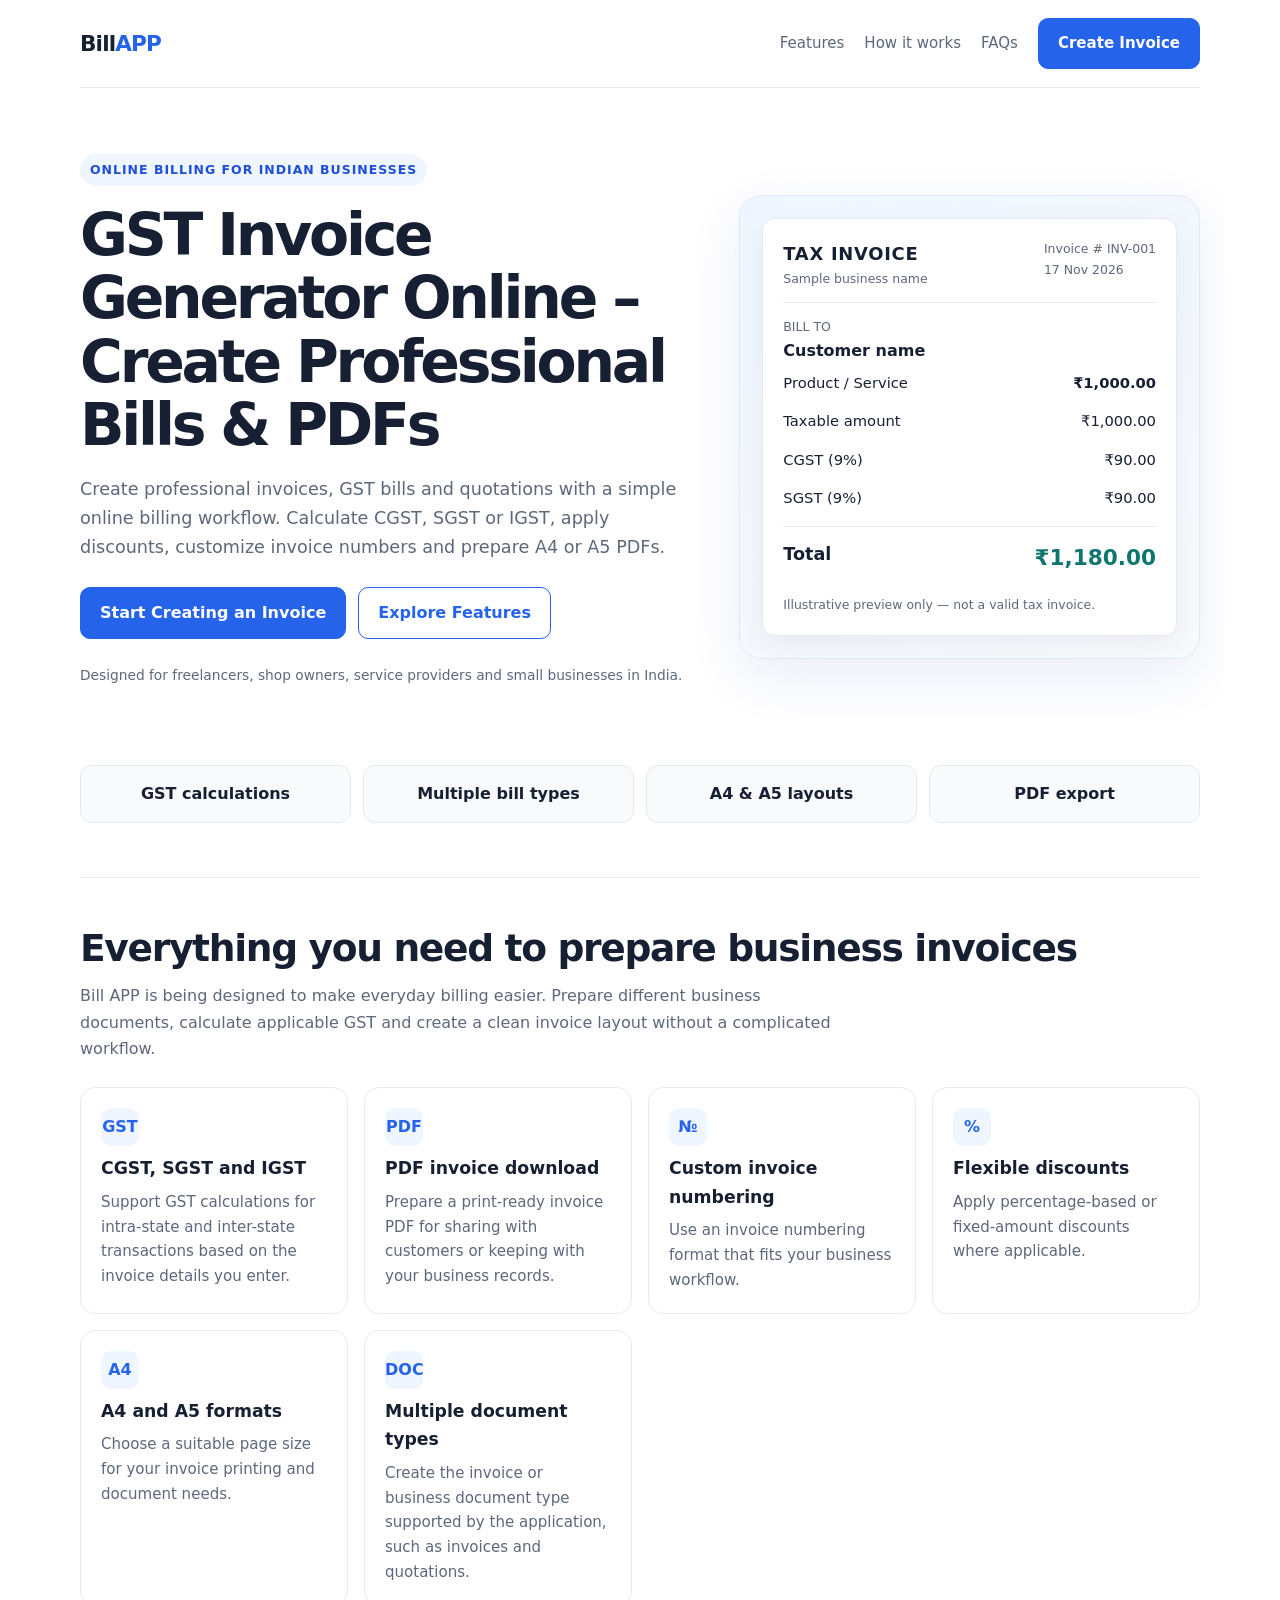
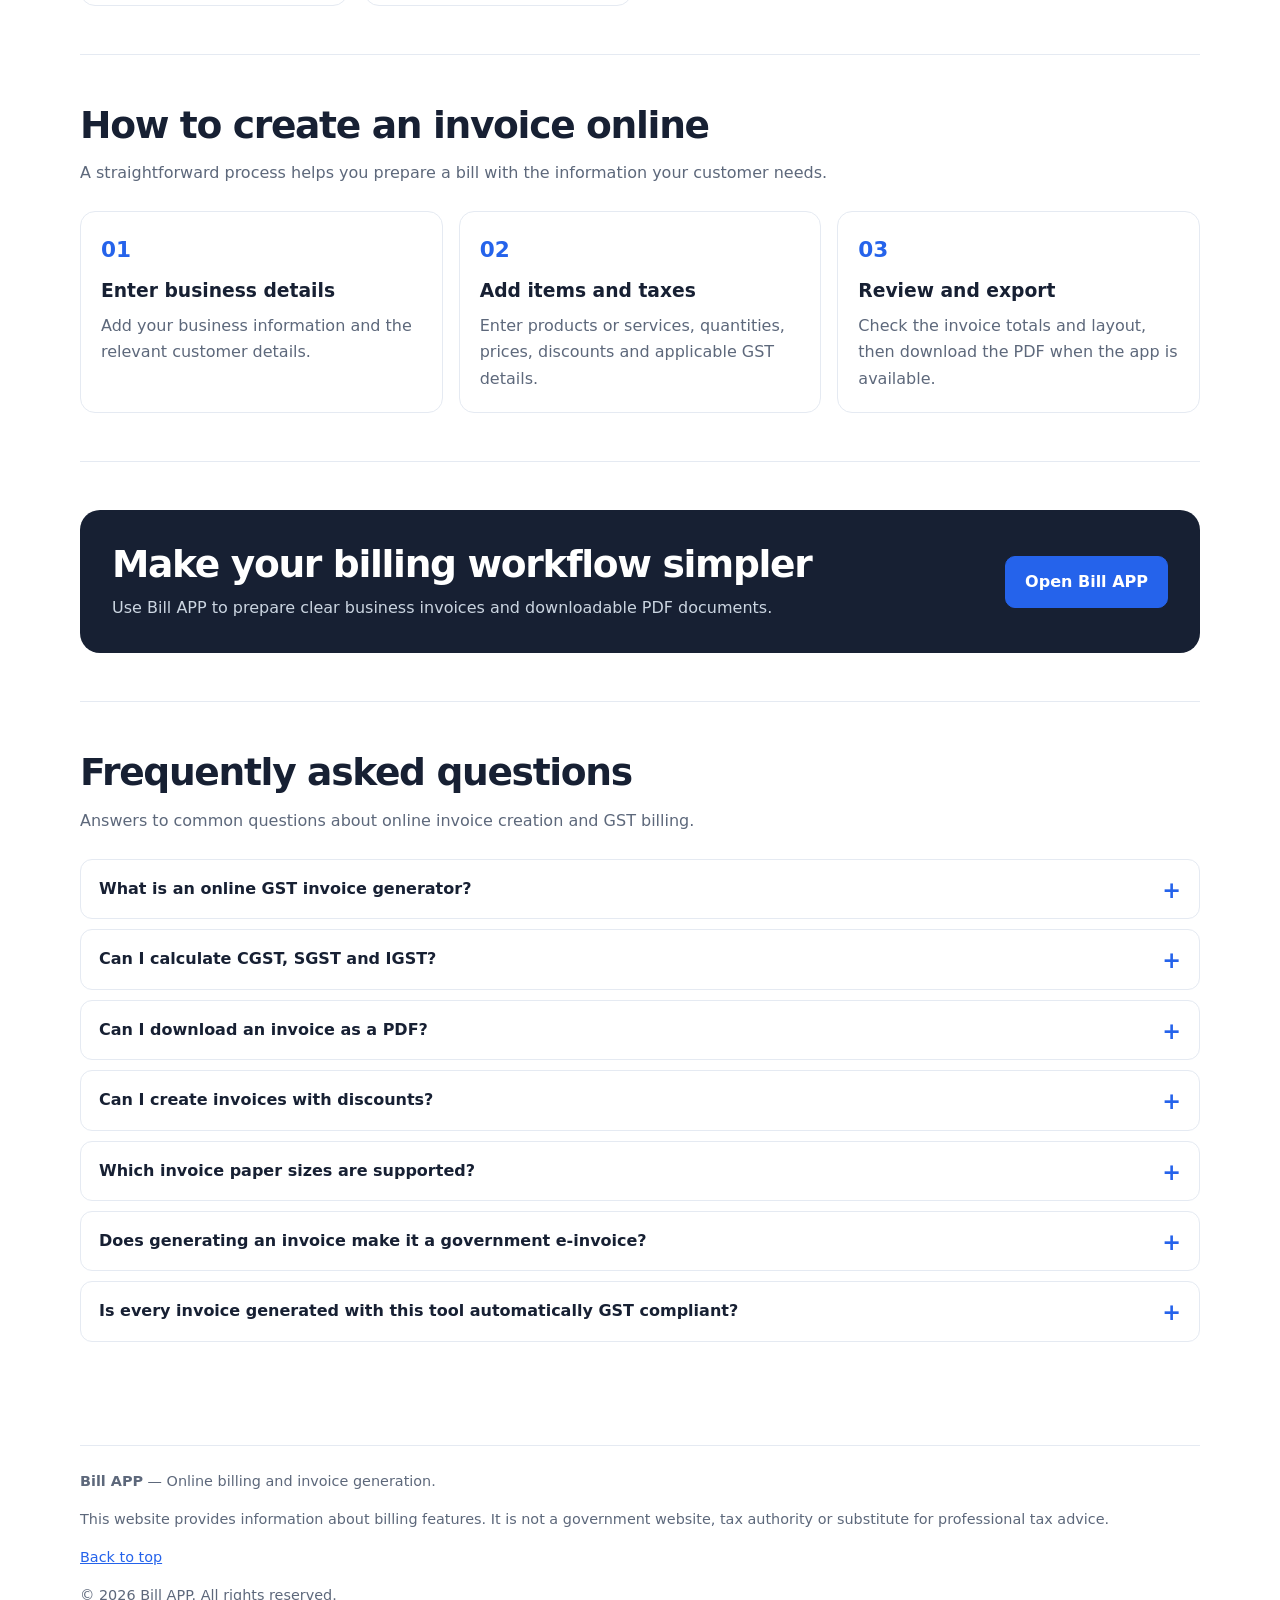
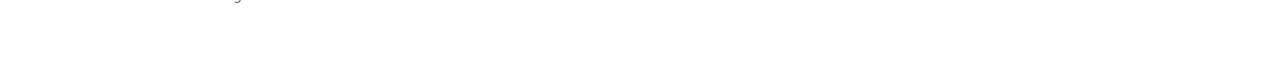
<file: blogger/bill_app_blogger_landing_page.html>
<!DOCTYPE html>
<html lang="en">
<head>
<!--
BILL APP - LANDING PAGE
Local preview: open this file in a browser.
For Blogger > Pages > HTML view: paste from <style> through the JSON-LD script only (omit DOCTYPE, html, head, body tags and this comment block).
Before publishing:
1) Replace YOUR_APP_URL with your deployed billing app URL.
2) Replace YOUR_SITE_URL with your custom domain + this page URL.
3) Add the page Search Description in Blogger settings (instructions supplied separately).
4) Update the privacy/data-handling wording after the app's actual storage behavior is finalized.
-->
  <meta charset="UTF-8">
  <meta name="viewport" content="width=device-width, initial-scale=1.0">
  <title>Bill APP — GST Invoice Generator Online</title>
  <meta name="description" content="Create professional GST invoices, bills and PDFs online. CGST, SGST, IGST, discounts and custom invoice numbering for Indian businesses.">
<style>
  :root{--ba-ink:#172033;--ba-muted:#5d687b;--ba-brand:#2563eb;--ba-brand-dark:#1d4ed8;--ba-soft:#eff6ff;--ba-line:#e5eaf2;--ba-bg:#f8fafc;--ba-green:#0f766e}
  html{-webkit-text-size-adjust:100%;text-size-adjust:100%}
  body{margin:0;background:#fff}
  img,video,svg{max-width:100%;height:auto}
  .billapp-page{font-family:system-ui,-apple-system,BlinkMacSystemFont,"Segoe UI",sans-serif;color:var(--ba-ink);line-height:1.65;width:100%;max-width:1120px;margin:0 auto;padding:0 clamp(14px,4vw,24px) 48px;overflow-x:clip}
  .billapp-page *{box-sizing:border-box}
  .ba-nav{display:flex;align-items:center;justify-content:space-between;gap:18px;padding:18px 0;border-bottom:1px solid var(--ba-line)}
  .ba-nav-head{display:contents}
  .ba-logo{font-size:1.35rem;font-weight:850;letter-spacing:-.04em;color:var(--ba-ink);text-decoration:none}
  .ba-logo span{color:var(--ba-brand)}
  .ba-menu-btn{display:none;flex-direction:column;justify-content:center;gap:5px;width:44px;height:44px;padding:10px;margin:0;border:1px solid var(--ba-line);border-radius:10px;background:#fff;cursor:pointer;flex-shrink:0}
  .ba-menu-btn__bar{display:block;width:100%;height:2px;background:var(--ba-ink);border-radius:2px;transition:transform .2s,opacity .2s}
  .ba-menu-btn.is-open .ba-menu-btn__bar:nth-child(1){transform:translateY(7px) rotate(45deg)}
  .ba-menu-btn.is-open .ba-menu-btn__bar:nth-child(2){opacity:0}
  .ba-menu-btn.is-open .ba-menu-btn__bar:nth-child(3){transform:translateY(-7px) rotate(-45deg)}
  .ba-navlinks{display:flex;gap:20px;align-items:center;flex-wrap:wrap}
  .ba-hero>div,.ba-card,.ba-step,.ba-preview{min-width:0}
  .ba-navlinks a{color:var(--ba-muted);font-size:.94rem;text-decoration:none}
  .ba-navlinks a:hover{color:var(--ba-brand)}
  .ba-btn{display:inline-flex;align-items:center;justify-content:center;background:var(--ba-brand);color:#fff!important;text-decoration:none;padding:12px 19px;border-radius:10px;font-weight:750;border:1px solid var(--ba-brand);transition:.18s}
  .ba-btn:hover{background:var(--ba-brand-dark);transform:translateY(-1px)}
  .ba-btn-outline{background:#fff;color:var(--ba-brand)!important}
  .ba-hero{display:grid;grid-template-columns:minmax(0,1.15fr) minmax(0,.85fr);gap:clamp(24px,4vw,36px);align-items:center;padding:clamp(40px,8vw,66px) 0 clamp(40px,6vw,54px)}
  .ba-eyebrow{display:inline-block;background:var(--ba-soft);color:var(--ba-brand-dark);font-size:.78rem;font-weight:800;letter-spacing:.08em;text-transform:uppercase;padding:6px 10px;border-radius:999px}
  .ba-hero h1{font-size:clamp(2.2rem,5vw,3.65rem);line-height:1.08;letter-spacing:-.055em;margin:18px 0}
  .ba-hero p{font-size:1.1rem;color:var(--ba-muted);max-width:650px}
  .ba-actions{display:flex;gap:12px;flex-wrap:wrap;margin:25px 0}
  .ba-note{font-size:.86rem!important;color:var(--ba-muted);margin-top:12px}
  .ba-preview{background:linear-gradient(145deg,#eff6ff,#f8fafc);border:1px solid #dbeafe;border-radius:22px;padding:22px;box-shadow:0 18px 55px rgba(30,64,175,.09)}
  .ba-invoice{background:#fff;border:1px solid var(--ba-line);border-radius:13px;padding:20px;box-shadow:0 8px 28px rgba(15,23,42,.06)}
  .ba-invoice-top{display:flex;justify-content:space-between;flex-wrap:wrap;gap:10px;border-bottom:1px solid var(--ba-line);padding-bottom:13px;margin-bottom:14px}
  .ba-invoice-title{font-size:1.12rem;font-weight:850;letter-spacing:.04em}
  .ba-small{font-size:.78rem;color:var(--ba-muted)}
  .ba-invoice-row{display:flex;justify-content:space-between;flex-wrap:wrap;gap:12px;padding:7px 0;font-size:.92rem}
  .ba-invoice-row span:first-child{flex:1 1 140px;min-width:0}
  .ba-total{border-top:1px solid var(--ba-line);margin-top:9px;padding-top:13px;font-weight:850;font-size:1.1rem}
  .ba-total strong{color:var(--ba-green);font-size:1.35rem}
  .ba-trust{display:grid;grid-template-columns:repeat(4,1fr);gap:12px;margin:10px 0 54px}
  .ba-trust div{background:var(--ba-bg);border:1px solid var(--ba-line);border-radius:12px;padding:15px;text-align:center;font-weight:750}
  .ba-section{padding:48px 0;border-top:1px solid var(--ba-line)}
  .ba-section h2{font-size:clamp(1.65rem,3vw,2.35rem);line-height:1.2;letter-spacing:-.035em;margin:0 0 12px}
  .ba-lead{color:var(--ba-muted);max-width:760px;margin:0 0 25px}
  .ba-grid{display:grid;grid-template-columns:repeat(auto-fit,minmax(min(100%,260px),1fr));gap:16px}
  .ba-card{border:1px solid var(--ba-line);border-radius:15px;padding:20px;background:#fff}
  .ba-card h3{margin:8px 0 7px;font-size:1.08rem}
  .ba-card p{margin:0;color:var(--ba-muted);font-size:.94rem}
  .ba-icon{width:38px;height:38px;display:grid;place-items:center;border-radius:10px;background:var(--ba-soft);color:var(--ba-brand);font-weight:900}
  .ba-steps{counter-reset:step;display:grid;grid-template-columns:repeat(3,1fr);gap:16px}
  .ba-step{border:1px solid var(--ba-line);border-radius:15px;padding:20px}
  .ba-step:before{counter-increment:step;content:"0" counter(step);display:inline-block;color:var(--ba-brand);font-weight:900;font-size:1.35rem;margin-bottom:8px}
  .ba-step h3{margin:0 0 6px}
  .ba-step p{margin:0;color:var(--ba-muted)}
  .ba-callout{background:var(--ba-ink);color:#fff;border-radius:20px;padding:32px;display:flex;justify-content:space-between;align-items:center;gap:24px}
  .ba-callout h2{color:#fff;margin:0 0 8px}
  .ba-callout p{color:#cbd5e1;margin:0}
  .ba-faq{border:1px solid var(--ba-line);border-radius:12px;margin:10px 0;overflow:hidden}
  .ba-faq summary{cursor:pointer;padding:16px 18px;font-weight:750;list-style:none;position:relative;padding-right:45px}
  .ba-faq summary::-webkit-details-marker{display:none}
  .ba-faq summary:after{content:"+";position:absolute;right:18px;top:12px;font-size:1.4rem;color:var(--ba-brand)}
  .ba-faq[open] summary:after{content:"−"}
  .ba-faq p{padding:0 18px 16px;margin:0;color:var(--ba-muted)}
  .ba-footer{border-top:1px solid var(--ba-line);padding-top:24px;margin-top:45px;color:var(--ba-muted);font-size:.9rem}
  .ba-footer a{color:var(--ba-brand)}
  @media(max-width:768px){
    .ba-nav{flex-direction:column;align-items:stretch;gap:0}
    .ba-nav-head{display:flex;align-items:center;justify-content:space-between;width:100%}
    .ba-menu-btn{display:flex}
    .ba-navlinks{display:none;flex-direction:column;align-items:stretch;gap:4px;width:100%;padding:12px 0 4px;border-top:1px solid var(--ba-line);margin-top:14px}
    .ba-nav.ba-nav--open .ba-navlinks{display:flex}
    .ba-navlinks a{font-size:.95rem;padding:12px 4px;min-height:44px;display:flex;align-items:center}
    .ba-navlinks .ba-btn{width:100%;margin-top:8px;min-height:44px}
    .ba-hero{grid-template-columns:1fr;padding:45px 0 40px}
    .ba-hero p,.ba-lead{max-width:100%}
    .ba-trust{grid-template-columns:repeat(2,1fr)}
    .ba-steps{grid-template-columns:1fr}
    .ba-callout{display:block}
    .ba-callout .ba-btn{margin-top:18px;width:100%}
  }
  @media(max-width:480px){
    .ba-section{padding:36px 0}
    .ba-trust{grid-template-columns:1fr}
    .ba-trust div{font-size:.9rem;padding:12px}
    .ba-actions{flex-direction:column}
    .ba-actions .ba-btn{width:100%}
    .ba-callout{padding:24px 18px}
    .ba-preview{padding:12px}
    .ba-invoice{padding:15px}
    .ba-invoice-top{flex-direction:column}
  }
  @media(max-width:400px){
    .ba-hero h1{word-wrap:break-word;overflow-wrap:break-word}
  }
  @media(prefers-reduced-motion:reduce){
    .ba-btn:hover{transform:none}
    .ba-menu-btn__bar{transition:none}
  }
</style>
</head>
<body>
<div class="billapp-page">
  <header class="ba-nav">
    <div class="ba-nav-head">
      <a class="ba-logo" href="#top" aria-label="Bill APP home">Bill<span>APP</span></a>
      <button type="button" class="ba-menu-btn" aria-label="Open menu" aria-expanded="false" aria-controls="ba-nav-menu">
        <span class="ba-menu-btn__bar" aria-hidden="true"></span>
        <span class="ba-menu-btn__bar" aria-hidden="true"></span>
        <span class="ba-menu-btn__bar" aria-hidden="true"></span>
      </button>
    </div>
    <nav id="ba-nav-menu" class="ba-navlinks ba-nav-menu" aria-label="Main navigation">
      <a href="#features">Features</a>
      <a href="#how-it-works">How it works</a>
      <a href="#faq">FAQs</a>
      <a class="ba-btn" href="YOUR_APP_URL">Create Invoice</a>
    </nav>
  </header>

  <main id="top">
    <section class="ba-hero">
      <div>
        <span class="ba-eyebrow">Online billing for Indian businesses</span>
        <h1>GST Invoice Generator Online – Create Professional Bills &amp; PDFs</h1>
        <p>Create professional invoices, GST bills and quotations with a simple online billing workflow. Calculate CGST, SGST or IGST, apply discounts, customize invoice numbers and prepare A4 or A5 PDFs.</p>
        <div class="ba-actions">
          <a class="ba-btn" href="YOUR_APP_URL">Start Creating an Invoice</a>
          <a class="ba-btn ba-btn-outline" href="#features">Explore Features</a>
        </div>
        <p class="ba-note">Designed for freelancers, shop owners, service providers and small businesses in India.</p>
      </div>
      <div class="ba-preview" aria-label="Illustrative GST invoice preview">
        <div class="ba-invoice">
          <div class="ba-invoice-top">
            <div><div class="ba-invoice-title">TAX INVOICE</div><div class="ba-small">Sample business name</div></div>
            <div class="ba-small">Invoice # INV-001<br>17 Nov 2026</div>
          </div>
          <div class="ba-small">BILL TO</div>
          <strong>Customer name</strong>
          <div class="ba-invoice-row"><span>Product / Service</span><strong>₹1,000.00</strong></div>
          <div class="ba-invoice-row"><span>Taxable amount</span><span>₹1,000.00</span></div>
          <div class="ba-invoice-row"><span>CGST (9%)</span><span>₹90.00</span></div>
          <div class="ba-invoice-row"><span>SGST (9%)</span><span>₹90.00</span></div>
          <div class="ba-invoice-row ba-total"><span>Total</span><strong>₹1,180.00</strong></div>
          <div class="ba-small" style="margin-top:12px">Illustrative preview only — not a valid tax invoice.</div>
        </div>
      </div>
    </section>

    <section class="ba-trust" aria-label="Key capabilities">
      <div>GST calculations</div><div>Multiple bill types</div><div>A4 &amp; A5 layouts</div><div>PDF export</div>
    </section>

    <section class="ba-section" id="features">
      <h2>Everything you need to prepare business invoices</h2>
      <p class="ba-lead">Bill APP is being designed to make everyday billing easier. Prepare different business documents, calculate applicable GST and create a clean invoice layout without a complicated workflow.</p>
      <div class="ba-grid">
        <article class="ba-card"><div class="ba-icon">GST</div><h3>CGST, SGST and IGST</h3><p>Support GST calculations for intra-state and inter-state transactions based on the invoice details you enter.</p></article>
        <article class="ba-card"><div class="ba-icon">PDF</div><h3>PDF invoice download</h3><p>Prepare a print-ready invoice PDF for sharing with customers or keeping with your business records.</p></article>
        <article class="ba-card"><div class="ba-icon">№</div><h3>Custom invoice numbering</h3><p>Use an invoice numbering format that fits your business workflow.</p></article>
        <article class="ba-card"><div class="ba-icon">%</div><h3>Flexible discounts</h3><p>Apply percentage-based or fixed-amount discounts where applicable.</p></article>
        <article class="ba-card"><div class="ba-icon">A4</div><h3>A4 and A5 formats</h3><p>Choose a suitable page size for your invoice printing and document needs.</p></article>
        <article class="ba-card"><div class="ba-icon">DOC</div><h3>Multiple document types</h3><p>Create the invoice or business document type supported by the application, such as invoices and quotations.</p></article>
      </div>
    </section>

    <section class="ba-section" id="how-it-works">
      <h2>How to create an invoice online</h2>
      <p class="ba-lead">A straightforward process helps you prepare a bill with the information your customer needs.</p>
      <div class="ba-steps">
        <article class="ba-step"><h3>Enter business details</h3><p>Add your business information and the relevant customer details.</p></article>
        <article class="ba-step"><h3>Add items and taxes</h3><p>Enter products or services, quantities, prices, discounts and applicable GST details.</p></article>
        <article class="ba-step"><h3>Review and export</h3><p>Check the invoice totals and layout, then download the PDF when the app is available.</p></article>
      </div>
    </section>

    <section class="ba-section">
      <div class="ba-callout">
        <div><h2>Make your billing workflow simpler</h2><p>Use Bill APP to prepare clear business invoices and downloadable PDF documents.</p></div>
        <a class="ba-btn" href="YOUR_APP_URL">Open Bill APP</a>
      </div>
    </section>

    <section class="ba-section" id="faq">
      <h2>Frequently asked questions</h2>
      <p class="ba-lead">Answers to common questions about online invoice creation and GST billing.</p>
      <details class="ba-faq"><summary>What is an online GST invoice generator?</summary><p>An online GST invoice generator is a tool that helps a business prepare an invoice with seller and buyer details, item descriptions, taxable values and applicable GST calculations.</p></details>
      <details class="ba-faq"><summary>Can I calculate CGST, SGST and IGST?</summary><p>Bill APP is planned to support CGST and SGST for eligible intra-state transactions and IGST for eligible inter-state transactions. Always verify the place of supply, tax rate and invoice details before issuing a tax invoice.</p></details>
      <details class="ba-faq"><summary>Can I download an invoice as a PDF?</summary><p>PDF export is part of the Bill APP requirements. Once the application is deployed, users will be able to prepare a document and download its PDF.</p></details>
      <details class="ba-faq"><summary>Can I create invoices with discounts?</summary><p>The planned billing workflow supports both fixed-amount and percentage-based discounts. The final invoice should clearly show how the discount is applied.</p></details>
      <details class="ba-faq"><summary>Which invoice paper sizes are supported?</summary><p>The planned layouts include A4 and A5 page sizes. Check the exported document before printing to ensure it matches your business requirements.</p></details>
      <details class="ba-faq"><summary>Does generating an invoice make it a government e-invoice?</summary><p>No. Creating or downloading a PDF invoice does not by itself register an e-invoice with the GST Invoice Registration Portal or generate an Invoice Reference Number (IRN). If e-invoicing applies to your business, complete the required process through an authorized system.</p></details>
      <details class="ba-faq"><summary>Is every invoice generated with this tool automatically GST compliant?</summary><p>No software can guarantee compliance from incomplete or incorrect inputs. Businesses should verify GST registration details, invoice particulars, tax rates, place of supply and applicable legal requirements. Consult a qualified tax professional when needed.</p></details>
    </section>
  </main>

  <footer class="ba-footer">
    <strong>Bill APP</strong> — Online billing and invoice generation.
    <p>This website provides information about billing features. It is not a government website, tax authority or substitute for professional tax advice.</p>
    <p><a href="#top">Back to top</a></p>
    <p>© <span id="ba-year">2026</span> Bill APP. All rights reserved.</p>
  </footer>
</div>

<script>
  (function () {
    var year = document.getElementById("ba-year");
    if (year) year.textContent = new Date().getFullYear();

    var nav = document.querySelector(".billapp-page .ba-nav");
    var menuBtn = document.querySelector(".billapp-page .ba-menu-btn");
    var MOBILE_NAV_MAX = 768;

    function closeNav() {
      if (!nav || !menuBtn) return;
      nav.classList.remove("ba-nav--open");
      menuBtn.classList.remove("is-open");
      menuBtn.setAttribute("aria-expanded", "false");
      menuBtn.setAttribute("aria-label", "Open menu");
    }

    function openNav() {
      if (!nav || !menuBtn) return;
      nav.classList.add("ba-nav--open");
      menuBtn.classList.add("is-open");
      menuBtn.setAttribute("aria-expanded", "true");
      menuBtn.setAttribute("aria-label", "Close menu");
    }

    function toggleNav() {
      if (nav && nav.classList.contains("ba-nav--open")) closeNav();
      else openNav();
    }

    if (menuBtn) {
      menuBtn.addEventListener("click", toggleNav);
    }

    document.addEventListener("keydown", function (event) {
      if (event.key === "Escape") closeNav();
    });

    window.addEventListener("resize", function () {
      if (window.innerWidth > MOBILE_NAV_MAX) closeNav();
    });

    document.querySelectorAll('.billapp-page a[href^="#"]').forEach(function (link) {
      link.addEventListener("click", function (event) {
        var href = link.getAttribute("href");
        var target = href ? document.querySelector(href) : null;
        if (target) {
          event.preventDefault();
          target.scrollIntoView({ behavior: "smooth", block: "start" });
          closeNav();
        }
      });
    });
  })();
</script>

<!-- Structured data: update the URL and brand details before publishing. -->
<script type="application/ld+json">
{
  "@context": "https://schema.org",
  "@type": "SoftwareApplication",
  "name": "Bill APP",
  "applicationCategory": "BusinessApplication",
  "operatingSystem": "Web",
  "description": "An online billing and invoice generator planned to support GST calculations, multiple document types, discounts and PDF export.",
  "url": "YOUR_SITE_URL"
}
</script>
</body>
</html>
</file>
<file: css/styles.css>
:root {
  --bg: #f3f6f8;
  --surface: #ffffff;
  --text: #1f2933;
  --muted: #62748a;
  --line: #d7e0e8;
  --primary: #2d5a7f;
  --primary-dark: #214463;
  --accent: #c45c26;
  --danger: #b42318;
  --ok: #0f7b4a;
  --focus: #3b82f6;
  --shadow: 0 10px 30px rgba(31, 41, 51, 0.08);
  --radius: 12px;
  --font: "Source Serif 4", "Iowan Old Style", "Palatino Linotype", Palatino, Georgia, serif;
  --ui: "Segoe UI", "Helvetica Neue", Arial, sans-serif;
  --header-bg: rgba(255, 255, 255, 0.88);
  --input-bg: #ffffff;
  --elevated: #f7fafc;
  --elevated-2: #f3f7fa;
  --elevated-3: #f0f5f9;
  --elevated-4: #f8fafc;
  --elevated-5: #fafcfe;
  --elevated-6: #f4f7fa;
  --on-primary: #ffffff;
  --body-gradient-top: #eef3f7;
  --body-gradient-bottom: #e9eef3;
  --body-gradient-radial: rgba(45, 90, 127, 0.12);
  --nav-link-active-bg: rgba(45, 90, 127, 0.12);
  --nav-link-active-border: rgba(45, 90, 127, 0.2);
  --glass-bg: rgba(255, 255, 255, 0.92);
  --save-bar-bg: rgba(255, 255, 255, 0.94);
  --warning-bg: #fff7ed;
  --warning-border: #fdba74;
  --warning-text: #9a3412;
  --backdrop: rgba(15, 23, 42, 0.45);
  --preview-paper-bg: #ffffff;
}

* { box-sizing: border-box; }

html, body {
  margin: 0;
  padding: 0;
  background:
    radial-gradient(circle at top left, var(--body-gradient-radial), transparent 40%),
    linear-gradient(180deg, var(--body-gradient-top) 0%, var(--bg) 40%, var(--body-gradient-bottom) 100%);
  color: var(--text);
  font-family: var(--ui);
  min-height: 100%;
}

body { line-height: 1.45; }

button, input, select, textarea {
  font: inherit;
}

.app-header {
  display: flex;
  align-items: center;
  justify-content: flex-start;
  gap: 14px;
  padding: 16px 24px;
  background: var(--header-bg);
  border-bottom: 1px solid var(--line);
  position: sticky;
  top: 0;
  z-index: 20;
  backdrop-filter: blur(8px);
}

.brand {
  display: flex;
  flex-direction: column;
  gap: 2px;
  min-width: 0;
}

.brand h1 {
  margin: 0;
  font-family: var(--font);
  font-size: 1.5rem;
  font-weight: 700;
  letter-spacing: -0.02em;
  color: var(--primary-dark);
}

.brand p {
  margin: 0;
  color: var(--muted);
  font-size: 0.85rem;
}

.nav-toggle {
  appearance: none;
  flex: 0 0 auto;
  display: inline-flex;
  flex-direction: column;
  justify-content: center;
  gap: 5px;
  width: 42px;
  height: 42px;
  padding: 10px;
  border: 1px solid var(--line);
  border-radius: 8px;
  background: var(--input-bg);
  cursor: pointer;
}

.nav-toggle:hover {
  background: var(--elevated);
}

.nav-toggle-bar {
  display: block;
  width: 100%;
  height: 2px;
  background: var(--primary-dark);
  border-radius: 1px;
}

.nav-drawer-backdrop {
  position: fixed;
  inset: 0;
  z-index: 40;
  background: rgba(31, 41, 51, 0.45);
  opacity: 0;
  visibility: hidden;
  pointer-events: none;
  transition: opacity 0.2s ease, visibility 0.2s ease;
}

.nav-drawer-backdrop.open {
  opacity: 1;
  visibility: visible;
  pointer-events: auto;
}

.nav-drawer {
  position: fixed;
  top: 0;
  left: 0;
  z-index: 50;
  display: flex;
  flex-direction: column;
  width: min(320px, 85vw);
  height: 100%;
  background: var(--surface);
  border-right: 1px solid var(--line);
  box-shadow: var(--shadow);
  transform: translateX(-105%);
  visibility: hidden;
  pointer-events: none;
  transition: transform 0.22s ease, visibility 0.22s ease;
}

.nav-drawer.open {
  transform: translateX(0);
  visibility: visible;
  pointer-events: auto;
}

.nav-drawer-header {
  display: flex;
  align-items: center;
  justify-content: space-between;
  gap: 12px;
  padding: 16px 18px;
  border-bottom: 1px solid var(--line);
}

.nav-drawer-title {
  margin: 0;
  font-family: var(--font);
  font-size: 1.2rem;
  color: var(--primary-dark);
}

.nav-drawer-close {
  appearance: none;
  width: 36px;
  height: 36px;
  border: 1px solid var(--line);
  border-radius: 8px;
  background: var(--input-bg);
  color: var(--primary-dark);
  font-size: 1.4rem;
  line-height: 1;
  cursor: pointer;
}

.nav-drawer-close:hover {
  background: var(--elevated);
}

.nav-drawer-nav {
  display: flex;
  flex-direction: column;
  gap: 6px;
  padding: 14px;
}

.nav-drawer-link {
  appearance: none;
  display: block;
  box-sizing: border-box;
  width: 100%;
  text-align: left;
  text-decoration: none;
  border: 1px solid transparent;
  border-radius: 8px;
  padding: 12px 14px;
  background: transparent;
  color: var(--primary-dark);
  font-weight: 600;
  cursor: pointer;
}

.nav-drawer-link:hover {
  background: var(--elevated-2);
}

.nav-drawer-link.active {
  background: var(--nav-link-active-bg);
  border-color: var(--nav-link-active-border);
  color: var(--primary-dark);
}

body.nav-open {
  overflow: hidden;
}

.btn {
  appearance: none;
  border: 1px solid transparent;
  border-radius: 8px;
  padding: 8px 14px;
  background: var(--primary);
  color: var(--on-primary);
  cursor: pointer;
  font-weight: 600;
  transition: background 0.15s ease, transform 0.05s ease;
}

.btn:hover { background: var(--primary-dark); }
.btn:active { transform: translateY(1px); }
.btn:focus-visible,
input:focus-visible,
select:focus-visible,
textarea:focus-visible {
  outline: 2px solid var(--focus);
  outline-offset: 2px;
}

.btn.secondary {
  background: var(--input-bg);
  color: var(--primary-dark);
  border-color: var(--line);
}

.btn.danger { background: var(--danger); }
.btn.ghost {
  background: transparent;
  color: var(--primary-dark);
  border-color: var(--line);
}

.btn:disabled {
  opacity: 0.55;
  cursor: not-allowed;
}

.status-bar {
  min-height: 28px;
  padding: 8px 24px;
  font-size: 0.9rem;
}

.status-bar .ok { color: var(--ok); }
.status-bar .error { color: var(--danger); }
.status-bar .info { color: var(--muted); }

.toast-host {
  position: fixed;
  z-index: 70;
  bottom: max(16px, env(safe-area-inset-bottom, 0px));
  left: 50%;
  transform: translateX(-50%);
  display: flex;
  flex-direction: column-reverse;
  align-items: center;
  gap: 8px;
  width: min(420px, calc(100vw - 32px));
  pointer-events: none;
}

.toast {
  pointer-events: auto;
  display: flex;
  align-items: flex-start;
  gap: 10px;
  width: 100%;
  padding: 12px 14px;
  border-radius: 8px;
  border: 1px solid var(--line);
  background: var(--surface);
  box-shadow: var(--shadow);
  font-size: 0.9rem;
  line-height: 1.4;
  opacity: 0;
  transform: translateY(10px);
  transition: opacity 0.25s ease, transform 0.25s ease;
}

.toast--visible {
  opacity: 1;
  transform: translateY(0);
}

.toast--leaving {
  opacity: 0;
  transform: translateY(-6px);
}

.toast--ok {
  background: color-mix(in srgb, var(--ok) 14%, var(--surface));
  border-color: color-mix(in srgb, var(--ok) 35%, var(--line));
  border-left: 4px solid var(--ok);
  padding-left: 12px;
}

.toast--ok .toast__text {
  color: var(--ok);
}

.toast--error {
  background: color-mix(in srgb, var(--danger) 12%, var(--surface));
  border-color: color-mix(in srgb, var(--danger) 35%, var(--line));
  border-left: 4px solid var(--danger);
  padding-left: 12px;
}

.toast--error .toast__text {
  color: var(--danger);
}

.toast--info {
  background: color-mix(in srgb, var(--primary) 10%, var(--surface));
  border-color: color-mix(in srgb, var(--primary) 35%, var(--line));
  border-left: 4px solid var(--primary);
  padding-left: 12px;
}

.toast--info .toast__text {
  color: var(--primary-dark);
}

.toast__text {
  margin: 0;
  flex: 1;
  color: var(--text);
}

.toast__dismiss {
  flex-shrink: 0;
  margin: -4px -6px -4px 0;
  padding: 4px 8px;
  border: 0;
  border-radius: 6px;
  background: transparent;
  color: var(--muted);
  font-size: 1.25rem;
  line-height: 1;
  cursor: pointer;
}

.toast__dismiss:hover {
  color: var(--text);
  background: color-mix(in srgb, var(--line) 50%, transparent);
}

.toast--error .toast__dismiss {
  color: var(--danger);
}

.toast--error .toast__dismiss:hover {
  color: var(--danger);
  background: color-mix(in srgb, var(--danger) 16%, transparent);
}

@media (min-width: 761px) {
  .toast-host {
    left: auto;
    right: 24px;
    transform: none;
    align-items: flex-end;
  }
}

@media (prefers-reduced-motion: reduce) {
  .toast {
    transition: none;
  }
}

.page {
  display: block;
  padding: 16px 24px 40px;
}

.layout {
  display: grid;
  grid-template-columns: 1fr;
  gap: 20px;
  align-items: start;
}

.layout.preview-open {
  grid-template-columns: 1fr;
}

.layout:not(.preview-open) .preview-shell {
  display: none;
}

.editor-pane {
  display: flex;
  flex-direction: column;
  gap: 0;
  min-width: 0;
}

.editor-split {
  display: grid;
  grid-template-columns: 1fr;
  gap: 16px;
  align-items: start;
  min-width: 0;
}

.editor-split > .card {
  min-width: 0;
}

.editor-split .document-card__type-select {
  max-width: 100%;
}

.card {
  background: var(--surface);
  border: 1px solid var(--line);
  border-radius: var(--radius);
  box-shadow: var(--shadow);
  padding: 16px;
}

.card h2, .card h3 {
  margin: 0 0 12px;
  font-family: var(--font);
  color: var(--primary-dark);
}

.document-card,
.card--items {
  padding: 0;
  overflow: hidden;
}

.items-card__header {
  display: flex;
  align-items: center;
  justify-content: space-between;
  gap: 12px;
  padding: 14px 16px;
  border-bottom: 1px solid var(--line);
  background: var(--elevated-5);
}

.items-card__heading {
  min-width: 0;
  flex: 1;
}

.items-card__title {
  margin: 0;
  font-family: var(--font);
  font-size: 1.05rem;
  font-weight: 600;
  color: var(--primary-dark);
}

.items-card__meta {
  margin: 4px 0 0;
  font-size: 0.82rem;
  color: var(--muted);
  line-height: 1.35;
}

.items-card__actions {
  display: flex;
  flex-shrink: 0;
  flex-wrap: wrap;
  gap: 8px;
  align-items: center;
  justify-content: flex-end;
}

.items-card__add {
  padding: 8px 12px;
  font-size: 0.88rem;
}

.items-card__actions .btn {
  padding: 8px 12px;
  font-size: 0.88rem;
}

.items-card__body {
  padding: 12px 16px 16px;
}

.card--items .items-panel {
  border: none;
  background: transparent;
  min-height: 0;
}

.card--items .items-empty {
  min-height: 0;
  background: var(--elevated);
  border: 1px dashed var(--line);
  border-radius: 8px;
}

.card--items .items-list {
  padding: 0;
}

.card--items .totals-box {
  margin-top: 14px;
}

.document-card__header {
  padding: 12px 14px;
  border-bottom: 1px solid var(--line);
  background: var(--elevated-5);
}

.document-card__header-row {
  display: flex;
  flex-direction: column;
  gap: 14px;
  min-width: 0;
}

.document-card__type-wrap,
.document-card__paper-wrap {
  display: flex;
  flex-direction: column;
  gap: 8px;
  min-width: 0;
}

.document-card__paper-hint {
  margin: 0;
  font-size: 0.72rem;
  line-height: 1.35;
  color: var(--muted);
}

.document-card__type-label {
  margin: 0;
  font-size: 0.72rem;
  font-weight: 700;
  text-transform: uppercase;
  letter-spacing: 0.05em;
  color: var(--muted);
}

.document-type-chips {
  display: flex;
  flex-wrap: wrap;
  gap: 6px;
  min-width: 0;
}

.document-type-chip {
  flex: 0 0 auto;
  border: 1px solid var(--line);
  border-radius: 999px;
  padding: 6px 12px;
  background: var(--surface);
  color: var(--text);
  font-size: 0.8rem;
  font-weight: 600;
  line-height: 1.25;
  cursor: pointer;
  transition: border-color 0.15s, background 0.15s, color 0.15s;
  white-space: nowrap;
}

.document-type-chip:hover:not(:disabled) {
  border-color: var(--primary);
  background: color-mix(in srgb, var(--primary) 8%, var(--surface));
}

.document-type-chip--active {
  background: var(--primary);
  border-color: var(--primary);
  color: #fff;
}

.document-type-chip--active:hover:not(:disabled) {
  background: var(--primary-dark);
  border-color: var(--primary-dark);
  color: #fff;
}

.document-type-chip:disabled {
  opacity: 0.55;
  cursor: not-allowed;
}

.document-type-chip:focus-visible {
  outline: 2px solid var(--primary);
  outline-offset: 2px;
}

.document-card__type-select {
  flex: 1;
  min-width: 0;
  max-width: 280px;
  border: 1px solid var(--line);
  border-radius: 8px;
  padding: 9px 11px;
  background: var(--input-bg);
  color: var(--text);
  font-weight: 600;
}

.editor-sections {
  display: flex;
  flex-direction: column;
}

.document-card .editor-sections {
  gap: 0;
}

.document-card details.settings-section {
  scroll-margin-top: 0;
  border-radius: 0;
  border: none;
  box-shadow: none;
  background: transparent;
}

.document-card details.settings-section + details.settings-section {
  border-top: 1px solid var(--line);
}

.document-card details.settings-section > .settings-section__summary {
  padding: 11px 14px;
}

.document-card details.settings-section[open] > .settings-section__summary {
  background: var(--elevated-4);
}

.document-card .settings-section__body {
  padding: 0 14px 12px;
}

.document-card .settings-section .grid-2 .field {
  margin-bottom: 0;
}

.document-card .field.is-hidden {
  display: none;
}

.document-card__customer-summary {
  min-height: 40px;
}

.document-card__customer-summary .settings-section__title {
  flex: 0 0 auto;
}

.document-card__customer-preview {
  flex: 1;
  min-width: 0;
  font-size: 0.85rem;
  font-weight: 500;
  color: var(--muted);
  white-space: nowrap;
  overflow: hidden;
  text-overflow: ellipsis;
}

#docCustomerSection:not([open]) #customerPreview:not([hidden]) {
  display: block;
}

#docCustomerSection[open] #customerPreview {
  display: none !important;
}

.document-card__customer-body {
  padding-top: 0;
}

.document-card__customer-fields {
  display: grid;
  grid-template-columns: 1fr 1fr;
  gap: 10px 12px;
}

.document-card__customer-fields .field.full {
  grid-column: 1 / -1;
}

.document-card__customer-fields .field--compact {
  gap: 4px;
  margin-bottom: 0;
}

.document-card__customer-fields .field--compact label {
  font-size: 0.78rem;
}

.document-card__customer-fields .field--compact input,
.document-card__customer-fields .field--compact textarea {
  padding: 7px 9px;
  font-size: 0.9rem;
}

.document-card__customer-fields .field--compact textarea {
  resize: vertical;
  min-height: 2.25rem;
}

.grid-2 {
  display: grid;
  grid-template-columns: 1fr 1fr;
  gap: 12px;
}

.field {
  display: flex;
  flex-direction: column;
  gap: 6px;
  margin-bottom: 12px;
}

.field.full { grid-column: 1 / -1; }

.field label {
  font-size: 0.85rem;
  font-weight: 600;
  color: var(--muted);
}

.field-hint {
  margin: 0;
  font-size: 0.78rem;
  color: var(--muted);
  line-height: 1.35;
}

.text-limit-counter {
  margin: 0;
  font-size: 0.72rem;
  color: var(--muted);
  line-height: 1.35;
  text-align: right;
  font-variant-numeric: tabular-nums;
}

.text-limit-counter--idle {
  display: none;
}

.text-limit-counter--full {
  color: var(--danger);
}

table.items .text-limit-counter {
  display: none;
}

.document-card__customer-fields .field--compact .text-limit-counter {
  margin-top: 2px;
}

.field-error {
  margin: 0 0 4px;
  font-size: 0.78rem;
  color: var(--danger);
  line-height: 1.35;
}

.field--invalid input,
.field--invalid select,
.field--invalid textarea {
  border-color: var(--danger);
}

.field input,
.field select,
.field textarea {
  width: 100%;
  border: 1px solid var(--line);
  border-radius: 8px;
  padding: 9px 11px;
  background: var(--input-bg);
  color: var(--text);
}

.field textarea { min-height: 72px; resize: vertical; }

.toolbar {
  display: flex;
  flex-wrap: wrap;
  gap: 8px;
  margin-bottom: 12px;
}

.card-toolbar {
  display: flex;
  flex-wrap: wrap;
  align-items: center;
  justify-content: space-between;
  gap: 10px 12px;
  margin-bottom: 12px;
  padding-bottom: 12px;
  border-bottom: 1px solid var(--line);
}

.card-toolbar__title {
  margin: 0;
  font-family: var(--font);
  font-size: 1.1rem;
  font-weight: 600;
  color: var(--primary-dark);
  flex: 1 1 auto;
  min-width: 0;
}

.card-toolbar__actions {
  display: flex;
  flex-wrap: wrap;
  align-items: center;
  gap: 8px;
}

.table-wrap {
  overflow-x: auto;
  border: 1px solid var(--line);
  border-radius: 8px;
}

table.items {
  width: 100%;
  border-collapse: collapse;
  min-width: 700px;
}

table.items th,
table.items td {
  border-bottom: 1px solid var(--line);
  padding: 8px;
  text-align: left;
  vertical-align: top;
  font-size: 0.9rem;
}

table.items th {
  background: var(--elevated);
  color: var(--muted);
  font-size: 0.78rem;
  text-transform: uppercase;
  letter-spacing: 0.04em;
}

table.items input,
table.items select {
  width: 100%;
  border: 1px solid var(--line);
  border-radius: 6px;
  padding: 6px 8px;
}

table.items input::placeholder {
  color: var(--muted);
  opacity: 0.85;
}

table.items .item-name-cell {
  min-width: 9rem;
}

table.items .item-disc-cell {
  display: flex;
  flex-direction: column;
  align-items: stretch;
  gap: 6px;
  min-width: 3.75rem;
  max-width: 4.75rem;
}

table.items .item-disc-cell .item-disc-type {
  width: 100%;
  min-width: 0;
}

table.items .item-disc-cell .item-disc-value {
  width: 100%;
  min-width: 0;
}

table.items .item-unit-cell {
  min-width: 0;
  max-width: 5rem;
  padding-left: 6px;
  padding-right: 6px;
}

table.items .item-unit-cell .item-unit {
  width: 100%;
  min-width: 0;
  padding-left: 4px;
  padding-right: 4px;
  font-size: 0.85rem;
}

table.items .item-gst-cell {
  display: flex;
  align-items: center;
  gap: 6px;
  min-width: 5rem;
}

table.items .item-gst-cell .item-gst {
  flex: 0 0 auto;
  min-width: 4rem;
  width: auto;
}

table.items .item-gst-other--hidden,
table.items .item-disc-value--hidden {
  display: none;
}

table.items .item-gst-other:not(.item-gst-other--hidden) {
  flex: 1 1 auto;
  min-width: 0;
  width: auto;
}

table.items th:nth-child(2),
table.items td:nth-child(2) {
  width: 3.25rem;
  min-width: 3rem;
  max-width: 3.75rem;
  padding-left: 6px;
  padding-right: 6px;
}

table.items th:nth-child(3),
table.items td:nth-child(3) {
  width: 4.5rem;
  min-width: 4.25rem;
  max-width: 5rem;
}

table.items th:nth-child(4),
table.items td:nth-child(4) {
  width: 4.25rem;
  min-width: 3.75rem;
  max-width: 5rem;
  padding-left: 6px;
  padding-right: 6px;
}

table.items th:nth-child(6),
table.items td:nth-child(6),
table.items th:nth-child(7),
table.items td:nth-child(7) {
  min-width: 4.5rem;
}

table.items .item-qty,
table.items .item-rate,
table.items .item-gst-other:not(.item-gst-other--hidden),
table.items .item-disc-value {
  padding-left: 4px;
  padding-right: 4px;
  text-align: right;
  font-variant-numeric: tabular-nums;
}

table.items th:nth-child(2),
table.items th:nth-child(4),
table.items th:nth-child(6),
table.items th:nth-child(7) {
  text-align: right;
}

table.items td.item-amount {
  text-align: right;
  font-variant-numeric: tabular-nums;
  color: var(--muted);
  font-weight: 500;
  white-space: nowrap;
}

table.items td.item-row-actions {
  width: 2.5rem;
  padding-left: 4px;
  padding-right: 4px;
  text-align: center;
  vertical-align: middle;
}

.row-actions {
  display: flex;
  justify-content: center;
}

.row-actions .row-action-delete {
  padding: 4px;
  line-height: 0;
  border-color: transparent;
  background: transparent;
  color: var(--danger);
}

.row-actions .row-action-delete:hover {
  color: var(--danger);
  background: color-mix(in srgb, var(--danger) 12%, transparent);
  border-color: transparent;
}

.items-panel {
  min-height: 140px;
  border: 1px solid var(--line);
  border-radius: 8px;
  background: var(--elevated);
}

.items-empty {
  display: flex;
  align-items: center;
  justify-content: center;
  gap: 12px;
  min-height: 0;
  padding: 14px 12px;
}

.items-empty__lead {
  display: inline-flex;
  align-items: center;
  gap: 6px;
  min-width: 0;
}

.items-empty__icon {
  flex-shrink: 0;
  color: var(--muted);
  opacity: 0.85;
}

.items-empty__label {
  font-size: 0.85rem;
  color: var(--muted);
}

.items-empty__add {
  padding: 6px 14px;
  font-size: 0.85rem;
  background: var(--accent);
  color: #fff;
  border-color: color-mix(in srgb, var(--accent) 70%, #000);
}

.items-empty__add:hover {
  background: color-mix(in srgb, var(--accent) 88%, #000);
}

.items-empty__add:focus-visible {
  outline-color: var(--accent);
}

.items-list {
  list-style: none;
  margin: 0;
  padding: 8px;
  display: flex;
  flex-direction: column;
  gap: 6px;
}

.items-list__row {
  display: grid;
  grid-template-columns: 1fr auto auto;
  gap: 8px 12px;
  align-items: center;
  padding: 10px 12px;
  border-radius: 8px;
  background: var(--surface);
  border: 1px solid var(--line);
}

.items-list__main {
  min-width: 0;
}

.items-list__name {
  font-weight: 500;
  margin: 0 0 4px;
  word-break: break-word;
}

.items-list__meta {
  margin: 0;
  font-size: 0.82rem;
  color: var(--muted);
  line-height: 1.35;
}

.items-list__amount {
  font-variant-numeric: tabular-nums;
  font-weight: 600;
  white-space: nowrap;
}

.items-list__actions {
  display: flex;
  gap: 4px;
}

.modal-backdrop--sheet {
  z-index: 60;
}

.modal-backdrop--sheet.open {
  align-items: flex-end;
  padding: 0;
}

.modal--item {
  max-width: 400px;
  display: flex;
  flex-direction: column;
  max-height: min(88vh, 520px);
  max-height: min(88dvh, 520px);
  padding: 0;
  overflow: hidden;
  min-height: 0;
}

.item-modal-header {
  display: flex;
  align-items: center;
  justify-content: space-between;
  gap: 8px;
  padding: 10px 12px;
  border-bottom: 1px solid var(--line);
  flex-shrink: 0;
}

.item-modal-header h3 {
  margin: 0;
  font-size: 1rem;
  line-height: 1.25;
}

.item-modal-close {
  flex-shrink: 0;
  width: 2rem;
  height: 2rem;
  border: 1px solid var(--line);
  border-radius: 6px;
  background: var(--elevated);
  color: var(--text);
  font-size: 1.2rem;
  line-height: 1;
  cursor: pointer;
  display: inline-flex;
  align-items: center;
  justify-content: center;
  padding: 0;
}

.item-modal-close:hover {
  border-color: var(--accent);
  color: var(--accent);
}

.item-modal-body {
  overflow-y: auto;
  overscroll-behavior: contain;
  padding: 10px 12px;
  flex: 1 1 auto;
  min-height: 0;
  display: flex;
  flex-direction: column;
  gap: 8px;
  -webkit-overflow-scrolling: touch;
}

.item-modal-field {
  margin-bottom: 0;
  gap: 3px;
}

.modal--item .field label {
  font-size: 0.75rem;
  font-weight: 600;
}

.modal--item .field input,
.modal--item .field select {
  padding: 7px 8px;
  font-size: 16px;
  border-radius: 6px;
}

.item-modal-row {
  display: grid;
  gap: 8px;
}

.item-modal-row--3 {
  grid-template-columns: 0.7fr 1fr 1fr;
}

.item-modal-row--tax {
  grid-template-columns: 1fr 1fr;
  gap: 8px;
}

.item-modal-disc-group,
.item-modal-gst-group {
  display: grid;
  grid-template-columns: 1fr 1fr;
  gap: 6px;
  align-items: end;
  min-width: 0;
}

.item-modal-disc-group:has(.item-modal-disc-value-wrap--hidden),
.item-modal-gst-group:has(.item-modal-gst-other-wrap--hidden) {
  grid-template-columns: 1fr;
}

.item-modal-disc-value-wrap--hidden,
.item-modal-gst-other-wrap--hidden {
  display: none;
}

.modal--item .text-limit-counter {
  display: none;
}

.item-modal-footer {
  flex-shrink: 0;
  padding: 8px 12px calc(8px + env(safe-area-inset-bottom, 0px));
  border-top: 1px solid var(--line);
  background: var(--surface);
  display: flex;
  flex-direction: column;
  gap: 8px;
}

.item-modal-amount-card {
  display: flex;
  justify-content: space-between;
  align-items: center;
  gap: 8px;
  margin: 0;
  padding: 8px 10px;
  border-radius: 8px;
  background: var(--elevated);
  border: 1px solid var(--line);
}

.item-modal-amount-label {
  color: var(--muted);
  font-size: 0.8rem;
  font-weight: 600;
}

.item-modal-amount {
  font-size: 1.05rem;
  font-variant-numeric: tabular-nums;
  color: var(--text);
}

.item-modal-footer-actions {
  display: flex;
  gap: 8px;
  justify-content: flex-end;
}

.item-modal-footer-actions .btn {
  min-width: 0;
  padding: 9px 14px;
  font-size: 0.9rem;
}

.totals-box {
  margin-top: 12px;
  display: grid;
  gap: 6px;
  max-width: 360px;
  margin-left: auto;
}

.totals-box .row {
  display: flex;
  justify-content: space-between;
  gap: 16px;
}

.totals-box .grand {
  font-weight: 700;
  font-size: 1.1rem;
  border-top: 1px solid var(--line);
  padding-top: 8px;
}

.preview-shell {
  position: static;
  margin-top: 4px;
}

.preview-paper {
  --inv-scale: 1;
  --paper-width-px: 794px;
  --paper-min-height-px: 1123px;
  --paper-padding-px: 24px;
  box-sizing: border-box;
  width: min(var(--paper-width-px), 100%);
  min-height: var(--paper-min-height-px);
  margin-left: auto;
  margin-right: auto;
  background: var(--preview-paper-bg);
  border: 1px solid var(--line);
  border-radius: 4px;
  padding: var(--paper-padding-px);
  box-shadow: inset 0 0 0 1px rgba(0, 0, 0, 0.02);
}

.preview-paper .invoice-preview {
  position: relative;
  color: #111;
  font-size: calc(12px * var(--inv-scale, 1));
}

.preview-paper .invoice-draft-watermark {
  position: absolute;
  inset: 0;
  display: flex;
  align-items: center;
  justify-content: center;
  font-size: clamp(
    calc(2rem * var(--inv-scale, 1)),
    calc(18vw * var(--inv-scale, 1)),
    calc(6rem * var(--inv-scale, 1))
  );
  font-weight: 700;
  letter-spacing: 0.12em;
  color: rgba(0, 0, 0, 0.12);
  transform: rotate(-30deg);
  pointer-events: none;
  user-select: none;
  z-index: 1;
}

.preview-paper .invoice-preview .header {
  display: flex;
  justify-content: space-between;
  gap: calc(16px * var(--inv-scale, 1));
  margin-bottom: calc(16px * var(--inv-scale, 1));
}

.preview-paper .invoice-preview .logo {
  object-fit: contain;
  display: block;
}

.preview-paper .invoice-preview .biz-name {
  font-family: var(--font);
  font-size: calc(18px * var(--inv-scale, 1));
  font-weight: 700;
  margin: calc(4px * var(--inv-scale, 1)) 0;
}

.preview-paper .invoice-preview .meta {
  text-align: right;
}

.preview-paper .invoice-preview .doc-title {
  font-size: calc(16px * var(--inv-scale, 1));
  font-weight: 700;
  letter-spacing: 0.04em;
  margin-bottom: calc(4px * var(--inv-scale, 1));
}

.preview-paper .invoice-preview .party {
  display: grid;
  grid-template-columns: 1fr 1fr;
  gap: calc(12px * var(--inv-scale, 1));
  margin: calc(12px * var(--inv-scale, 1)) 0 calc(16px * var(--inv-scale, 1));
}

.preview-paper .invoice-preview table {
  width: 100%;
  border-collapse: collapse;
  margin-bottom: calc(12px * var(--inv-scale, 1));
}

.preview-paper .invoice-preview th,
.preview-paper .invoice-preview td {
  border: 1px solid #cbd5e1;
  padding: calc(6px * var(--inv-scale, 1)) calc(8px * var(--inv-scale, 1));
  vertical-align: top;
}

.preview-paper .invoice-preview th {
  background: #f8fafc;
  text-align: left;
}

.preview-paper .invoice-preview .right { text-align: right; }
.preview-paper .invoice-preview .center { text-align: center; }

.preview-paper .invoice-preview .totals {
  width: calc(260px * var(--inv-scale, 1));
  margin-left: auto;
}

.preview-paper .invoice-preview .disclaimer {
  margin-top: calc(18px * var(--inv-scale, 1));
  white-space: pre-wrap;
  color: #475569;
  border-top: 1px dashed #cbd5e1;
  padding-top: calc(10px * var(--inv-scale, 1));
}

.history-filters {
  display: grid;
  grid-template-columns: repeat(3, 1fr);
  gap: 12px;
}

.history-filters .field {
  margin-bottom: 0;
}

.history-summary {
  margin: 4px 0 12px;
}

.history-list {
  display: grid;
  gap: 8px;
}

.history-item {
  display: grid;
  grid-template-columns: 1fr auto;
  gap: 8px;
  padding: 12px;
  border: 1px solid var(--line);
  border-radius: 8px;
  background: var(--surface);
}

.history-item strong { display: block; }
.history-item > div > span { color: var(--muted); font-size: 0.85rem; }

.history-status {
  display: inline-block;
  margin-left: 4px;
  padding: 2px 8px;
  border-radius: 999px;
  font-size: 0.7rem;
  font-weight: 600;
  letter-spacing: 0.02em;
  vertical-align: middle;
}

.history-status--draft {
  color: var(--muted);
  background: var(--surface-alt, rgba(0, 0, 0, 0.06));
  border: 1px solid var(--line);
}

.history-status--generated {
  color: var(--ok);
  background: color-mix(in srgb, var(--ok) 12%, transparent);
  border: 1px solid color-mix(in srgb, var(--ok) 35%, transparent);
}

.history-actions {
  display: flex;
  flex-wrap: wrap;
  gap: 6px;
  align-items: start;
  justify-content: flex-end;
}

.history-action-menu > summary {
  padding: 8px 12px;
  font-size: 0.875rem;
}

.history-actions .editor-action-menu__panel {
  z-index: 25;
}

.modal--preview__footer--actions {
  flex-wrap: wrap;
  gap: 8px;
  justify-content: flex-end;
  align-items: center;
}

.modal--preview__footer--actions .editor-action-menu > summary {
  margin: 0;
}

.modal-backdrop {
  position: fixed;
  inset: 0;
  background: var(--backdrop);
  display: none;
  align-items: center;
  justify-content: center;
  z-index: 50;
  padding: 16px;
}

.modal-backdrop.open { display: flex; }

.modal {
  background: var(--surface);
  border-radius: 12px;
  max-width: 520px;
  width: 100%;
  padding: 18px;
  box-shadow: var(--shadow);
}

.modal h3 { margin-top: 0; font-family: var(--font); }

.modal-backdrop--preview.open {
  display: flex;
}

.modal-backdrop--preview {
  padding: 12px;
  align-items: stretch;
}

@media (min-width: 640px) {
  .modal-backdrop--preview {
    align-items: center;
  }
}

.modal--preview {
  max-width: min(860px, 100%);
  width: 100%;
  max-height: min(92vh, 900px);
  padding: 0;
  display: flex;
  flex-direction: column;
  overflow: hidden;
}

.modal--preview__header {
  display: flex;
  align-items: center;
  justify-content: space-between;
  gap: 12px;
  padding: 14px 16px;
  border-bottom: 1px solid var(--line);
}

.modal--preview__header h3 {
  margin: 0;
  font-size: 1.05rem;
}

.modal--preview__close {
  border: none;
  background: transparent;
  color: var(--text);
  font-size: 1.5rem;
  line-height: 1;
  padding: 4px 8px;
  border-radius: 6px;
  cursor: pointer;
}

.modal--preview__close:hover {
  background: var(--surface-2);
}

.modal--preview__body {
  flex: 1;
  overflow: auto;
  padding: 16px;
  background: var(--bg);
}

.modal--preview__body .preview-paper {
  min-height: 0;
  margin: 0 auto;
}

.modal--preview__footer {
  padding: 12px 16px;
  border-top: 1px solid var(--line);
  justify-content: flex-end;
}

.hint {
  color: var(--muted);
  font-size: 0.85rem;
  margin: 0 0 12px;
}

.backup-warning {
  background: var(--warning-bg);
  border: 1px solid var(--warning-border);
  color: var(--warning-text);
  padding: 10px 12px;
  border-radius: 8px;
  margin-bottom: 12px;
  font-size: 0.9rem;
}

.logo-preview {
  width: 120px;
  height: 48px;
  object-fit: contain;
  border: 1px dashed var(--line);
  border-radius: 6px;
  background: var(--elevated-4);
}

.onboarding-overlay {
  position: fixed;
  inset: 0;
  z-index: 60;
  display: flex;
  align-items: center;
  justify-content: center;
  padding: 16px;
  background: rgba(15, 23, 42, 0.55);
  backdrop-filter: blur(4px);
}

.onboarding-overlay[hidden] {
  display: none !important;
}

.onboarding-card {
  background: var(--surface);
  border-radius: var(--radius);
  box-shadow: var(--shadow);
  width: 100%;
  max-width: 560px;
  max-height: min(92vh, 720px);
  overflow: auto;
  padding: 20px 22px 16px;
  border: 1px solid var(--line);
}

.onboarding-header h2 {
  margin: 0 0 4px;
  font-family: var(--font);
  font-size: 1.45rem;
  color: var(--primary-dark);
}

.onboarding-progress {
  height: 6px;
  background: var(--line);
  border-radius: 999px;
  overflow: hidden;
  margin: 10px 0 4px;
}

.onboarding-progress-bar {
  height: 100%;
  width: 25%;
  background: var(--primary);
  border-radius: 999px;
  transition: width 0.2s ease;
}

.onboarding-steps {
  margin-top: 12px;
}

.onboarding-step h3 {
  margin: 0 0 4px;
  font-family: var(--font);
  font-size: 1.1rem;
}

.onboarding-step[hidden] {
  display: none !important;
}

.onboarding-status {
  min-height: 1.25em;
  margin: 10px 0 0;
  font-size: 0.85rem;
  color: var(--muted);
}

.onboarding-status.error { color: var(--danger); }
.onboarding-status.ok { color: var(--ok); }

.onboarding-footer {
  display: flex;
  align-items: center;
  justify-content: space-between;
  gap: 12px;
  margin-top: 16px;
  padding-top: 12px;
  border-top: 1px solid var(--line);
}

.onboarding-footer-right {
  display: flex;
  flex-wrap: wrap;
  gap: 8px;
  justify-content: flex-end;
}

/* —— Settings page —— */
.settings-page {
  max-width: 960px;
  margin: 0 auto;
  padding-bottom: 88px;
}

.settings-page__intro h2 {
  margin: 0 0 6px;
  font-family: var(--font);
  font-size: 1.5rem;
  color: var(--primary-dark);
}

.settings-page__intro {
  margin-bottom: 16px;
}

.settings-layout {
  display: grid;
  grid-template-columns: 1fr;
  gap: 16px;
  align-items: start;
}

.settings-nav {
  display: flex;
  flex-wrap: nowrap;
  gap: 8px;
}

.settings-nav a {
  display: inline-flex;
  align-items: center;
  padding: 7px 12px;
  border-radius: 999px;
  border: 1px solid var(--line);
  background: var(--surface);
  color: var(--text);
  font-size: 0.82rem;
  font-weight: 600;
  text-decoration: none;
  white-space: nowrap;
  transition: border-color 0.15s ease, color 0.15s ease, background 0.15s ease;
}

.settings-nav a:hover,
.settings-nav a:focus-visible {
  border-color: var(--primary);
  color: var(--primary-dark);
  outline: none;
}

.settings-nav--pills {
  overflow-x: auto;
  padding-bottom: 4px;
  -webkit-overflow-scrolling: touch;
  scrollbar-width: thin;
}

.settings-nav--side {
  display: none;
  flex-direction: column;
  flex-wrap: nowrap;
  gap: 4px;
  position: sticky;
  top: 80px;
  padding: 10px;
  background: var(--glass-bg);
  border: 1px solid var(--line);
  border-radius: var(--radius);
  backdrop-filter: blur(6px);
}

.settings-nav--side a {
  border-radius: 8px;
  border: none;
  background: transparent;
  padding: 8px 10px;
  font-weight: 500;
  white-space: normal;
}

.settings-nav--side a:hover,
.settings-nav--side a:focus-visible {
  background: var(--elevated-3);
}

.settings-accordion-tools {
  margin-bottom: 12px;
}

.settings-accordion-tools .btn {
  flex: 0 1 auto;
}

.settings-disclaimers {
  margin-top: 20px;
}

.settings-disclaimers__lead {
  margin: 0 0 14px;
}

.settings-disclaimers__list {
  margin: 0;
  padding: 0 0 0 1.1em;
  font-size: 0.85rem;
  color: var(--muted);
  line-height: 1.5;
}

.settings-disclaimers__list li {
  margin-bottom: 8px;
}

.settings-disclaimers__list li:last-child {
  margin-bottom: 0;
}

.settings-disclaimers__list strong {
  color: var(--text);
  font-weight: 600;
}

.settings-disclaimers__list code {
  font-size: 0.92em;
  padding: 1px 4px;
  border-radius: 4px;
  background: var(--elevated-6);
  border: 1px solid var(--line);
}

.settings-sections {
  display: flex;
  flex-direction: column;
  gap: 10px;
  min-width: 0;
}

details.settings-section {
  scroll-margin-top: 88px;
  padding: 0;
  overflow: hidden;
}

details.settings-section:not([open]) {
  padding-bottom: 0;
}

.settings-section__summary {
  display: flex;
  align-items: center;
  justify-content: space-between;
  gap: 12px;
  padding: 14px 16px;
  list-style: none;
  cursor: pointer;
  user-select: none;
}

.settings-section__summary::-webkit-details-marker {
  display: none;
}

.settings-section__title {
  font-family: var(--font);
  font-size: 1.1rem;
  font-weight: 600;
  color: var(--primary-dark);
  flex: 1;
  min-width: 0;
}

.settings-section__chevron {
  flex-shrink: 0;
  width: 28px;
  height: 28px;
  border-radius: 8px;
  border: 1px solid var(--line);
  background: var(--elevated-4);
  position: relative;
  transition: transform 0.2s ease, background 0.15s ease;
}

.settings-section__chevron::before {
  content: "";
  position: absolute;
  inset: 0;
  margin: auto;
  width: 8px;
  height: 8px;
  border-right: 2px solid var(--muted);
  border-bottom: 2px solid var(--muted);
  transform: rotate(45deg) translate(-2px, -2px);
  transition: transform 0.2s ease;
}

details.settings-section[open] > .settings-section__summary {
  border-bottom: 1px solid var(--line);
  background: var(--elevated-5);
}

details.settings-section[open] .settings-section__chevron::before {
  transform: rotate(-135deg) translate(-2px, -2px);
}

details.settings-section[open] .settings-section__chevron {
  background: var(--input-bg);
  border-color: var(--primary);
}

.settings-section__summary:hover .settings-section__chevron,
.settings-section__summary:focus-visible .settings-section__chevron {
  border-color: var(--primary);
}

.settings-section__summary:focus-visible {
  outline: 2px solid var(--focus);
  outline-offset: -2px;
}

.settings-section__body {
  padding: 14px 16px 16px;
}

.settings-section .grid-2 .field {
  margin-bottom: 0;
}

.settings-section .grid-2 {
  margin-bottom: 0;
}

.logo-preview-wrap {
  display: flex;
  align-items: center;
  justify-content: center;
  min-height: 72px;
  padding: 12px;
  border: 1px dashed var(--line);
  border-radius: 8px;
  background: var(--elevated-4);
}

.logo-preview-wrap .logo-preview {
  border: none;
  background: transparent;
  max-width: 100%;
  width: auto;
  height: auto;
  max-height: 64px;
}

.field--actions {
  justify-content: flex-end;
}

.field-label-spacer {
  display: block;
  min-height: 1.35em;
}

.settings-callout {
  margin: 14px 0 0;
  padding: 10px 12px;
  font-size: 0.85rem;
  color: var(--muted);
  background: var(--elevated-6);
  border: 1px solid var(--line);
  border-radius: 8px;
}

.settings-callout code {
  font-size: 0.8em;
  padding: 1px 5px;
  border-radius: 4px;
  background: var(--input-bg);
  border: 1px solid var(--line);
}

.grid-headings {
  display: grid;
  grid-template-columns: repeat(3, 1fr);
  gap: 12px;
}

.grid-headings .field {
  margin-bottom: 0;
}

.editor-action-bar {
  position: sticky;
  bottom: 0;
  z-index: 15;
  display: flex;
  flex-wrap: wrap;
  align-items: center;
  gap: 10px 12px;
  margin: 20px -24px -40px;
  padding: 12px 24px;
  background: var(--save-bar-bg);
  border-top: 1px solid var(--line);
  backdrop-filter: blur(8px);
}

.editor-action-bar__heading {
  margin: 0;
  flex: 0 0 100%;
  width: 100%;
  font-size: 0.72rem;
  font-weight: 700;
  letter-spacing: 0.06em;
  text-transform: uppercase;
  color: var(--muted);
}

.editor-action-bar__save {
  min-width: 7rem;
}

.editor-readonly-notice {
  flex: 1 1 100%;
  margin: 0;
  font-size: 0.85rem;
  color: var(--muted);
}

.editor-form--readonly input:disabled,
.editor-form--readonly select:disabled,
.editor-form--readonly textarea:disabled {
  opacity: 0.85;
  cursor: not-allowed;
}

.editor-action-bar__cluster {
  display: flex;
  flex-wrap: wrap;
  align-items: center;
  gap: 8px;
  flex: 1 1 auto;
  justify-content: flex-end;
  min-width: 0;
}

.editor-action-bar__group-label {
  font-size: 0.72rem;
  font-weight: 700;
  letter-spacing: 0.04em;
  text-transform: uppercase;
  color: var(--muted);
  margin-right: 2px;
}

@media (min-width: 561px) {
  .editor-action-bar__heading {
    flex: 0 0 auto;
    width: auto;
    margin-right: 4px;
  }
}

.editor-action-menu {
  position: relative;
}

.editor-action-menu > summary {
  list-style: none;
  cursor: pointer;
}

.editor-action-menu > summary::-webkit-details-marker {
  display: none;
}

.editor-action-menu__panel {
  position: absolute;
  right: 0;
  bottom: calc(100% + 8px);
  z-index: 20;
  min-width: 11.5rem;
  padding: 6px;
  background: var(--surface);
  border: 1px solid var(--line);
  border-radius: var(--radius);
  box-shadow: var(--shadow);
}

.editor-action-menu__heading {
  margin: 0;
  padding: 6px 10px 4px;
  font-size: 0.72rem;
  font-weight: 700;
  letter-spacing: 0.04em;
  text-transform: uppercase;
  color: var(--muted);
}

.editor-action-menu__item {
  display: block;
  width: 100%;
  text-align: left;
  appearance: none;
  border: none;
  border-radius: 6px;
  padding: 9px 12px;
  background: transparent;
  color: var(--text);
  font: inherit;
  font-weight: 500;
  cursor: pointer;
}

.editor-action-menu__item:hover {
  background: var(--elevated);
}

.editor-action-menu__item:focus-visible {
  outline: 2px solid var(--focus);
  outline-offset: 0;
}

.settings-save-bar {
  position: sticky;
  bottom: 0;
  z-index: 15;
  display: flex;
  justify-content: flex-end;
  margin: 20px -24px -40px;
  padding: 12px 24px;
  background: var(--save-bar-bg);
  border-top: 1px solid var(--line);
  backdrop-filter: blur(8px);
}

@media (min-width: 900px) {
  .settings-layout {
    grid-template-columns: 200px 1fr;
    gap: 20px;
  }

  .settings-nav--side {
    display: flex;
  }
}

.sr-only,
.visually-hidden {
  position: absolute;
  width: 1px;
  height: 1px;
  padding: 0;
  margin: -1px;
  overflow: hidden;
  clip: rect(0, 0, 0, 0);
  white-space: nowrap;
  border: 0;
}

#historyExportMount {
  position: absolute;
  left: -9999px;
  top: 0;
  width: 794px;
  pointer-events: none;
}
</file>
<file: css/themes.css>
[data-theme="dark"] {
  color-scheme: dark;

  --bg: #121820;
  --surface: #1a2332;
  --text: #e8eef4;
  --muted: #9aacbf;
  --line: #2f3d4f;
  --primary: #4a8ab5;
  --primary-dark: #b8d4eb;
  --shadow: 0 10px 30px rgba(0, 0, 0, 0.35);
  --header-bg: rgba(26, 35, 50, 0.92);
  --input-bg: #141c28;
  --elevated: #222d3d;
  --elevated-2: #1e2836;
  --elevated-3: #263244;
  --elevated-4: #1f2a3a;
  --elevated-5: #232f42;
  --elevated-6: #1c2635;
  --body-gradient-top: #0f141c;
  --body-gradient-bottom: #151c27;
  --body-gradient-radial: rgba(74, 138, 181, 0.15);
  --nav-link-active-bg: rgba(74, 138, 181, 0.18);
  --nav-link-active-border: rgba(74, 138, 181, 0.35);
  --glass-bg: rgba(26, 35, 50, 0.94);
  --save-bar-bg: rgba(26, 35, 50, 0.96);
  --warning-bg: #3d2814;
  --warning-border: #b45309;
  --warning-text: #fdba74;
  --backdrop: rgba(0, 0, 0, 0.62);
  --preview-paper-bg: #ffffff;
}

[data-theme="dark"] .toast--ok {
  background: color-mix(in srgb, var(--ok) 22%, var(--surface));
}

[data-theme="dark"] .toast--error {
  background: color-mix(in srgb, var(--danger) 20%, var(--surface));
}

[data-theme="dark"] .toast--info {
  background: color-mix(in srgb, var(--primary) 18%, var(--surface));
}

[data-theme="dark"] .toast--info .toast__text {
  color: var(--primary-dark);
}

/* Invoice preview stays a white document in dark app chrome */
[data-theme="dark"] .preview-paper {
  --text: #1f2933;
  border-color: #cbd5e1;
}

[data-theme="dark"] table.items input,
[data-theme="dark"] table.items select {
  background: var(--input-bg);
  color: var(--text);
}
</file>
<file: css/responsive.css>
@media (min-width: 720px) {
  .document-card__header-row {
    flex-direction: row;
    align-items: flex-start;
    gap: 20px;
  }

  .document-card__type-wrap,
  .document-card__paper-wrap {
    flex: 1 1 0;
  }
}

@media (max-width: 960px) {
  .editor-split {
    grid-template-columns: 1fr;
  }
}

@media (max-width: 1100px) {
  .layout,
  .layout.preview-open {
    grid-template-columns: 1fr;
  }

  .preview-shell {
    position: static;
  }

  .nav-drawer {
    width: min(300px, 85vw);
  }
}

@media (min-width: 600px) {
  .modal-backdrop--sheet.open {
    align-items: center;
    padding: 12px;
  }

  .modal-backdrop--sheet .modal--item {
    border-radius: 12px;
    max-height: min(86vh, 480px);
    max-height: min(86dvh, 480px);
  }
}

@media (max-width: 760px) {
  .app-header {
    align-items: center;
    padding: 12px 16px;
    gap: 12px;
  }

  .brand p {
    display: none;
  }

  .nav-drawer {
    width: min(280px, 85vw);
  }

  .page {
    padding: 12px 16px 32px;
  }

  .grid-2 {
    grid-template-columns: 1fr;
  }

  .history-filters {
    grid-template-columns: 1fr;
  }

  .document-card__customer-fields {
    grid-template-columns: 1fr;
  }

  .document-type-chips {
    flex-wrap: nowrap;
    overflow-x: auto;
    overscroll-behavior-x: contain;
    padding-bottom: 2px;
    margin: 0 -4px;
    padding-left: 4px;
    padding-right: 4px;
    -webkit-overflow-scrolling: touch;
    scrollbar-width: none;
  }

  .document-type-chips::-webkit-scrollbar {
    display: none;
  }

  .toolbar,
  .history-actions {
    width: 100%;
  }

  .btn {
    flex: 1 1 auto;
  }

  .invoice-preview .header,
  .invoice-preview .party {
    grid-template-columns: 1fr;
    display: grid;
  }

  .invoice-preview .meta {
    text-align: left;
  }

  .totals-box {
    max-width: none;
    margin-left: 0;
  }

  .modal-backdrop--sheet.open {
    height: 100dvh;
    max-height: 100dvh;
  }

  .modal-backdrop--sheet .modal--item {
    width: 100%;
    max-width: none;
    border-radius: 12px 12px 0 0;
    max-height: min(72dvh, 420px);
    box-shadow: 0 -8px 32px rgba(0, 0, 0, 0.12);
  }

  .item-modal-row--3 {
    grid-template-columns: 0.65fr 0.95fr 1.1fr;
    gap: 6px;
  }

  .item-modal-row--tax {
    grid-template-columns: 1fr 1fr;
    gap: 6px;
  }

  .item-modal-body {
    padding: 8px 10px;
    gap: 6px;
  }

  .item-modal-footer {
    padding: 8px 10px calc(8px + env(safe-area-inset-bottom, 0px));
  }

  .item-modal-footer-actions {
    flex-direction: row-reverse;
  }

  .item-modal-footer-actions .btn {
    flex: 1 1 0;
  }

  .grid-headings {
    grid-template-columns: repeat(2, 1fr);
  }

  .editor-action-bar {
    margin-left: -16px;
    margin-right: -16px;
    margin-bottom: -32px;
    padding-left: 16px;
    padding-right: 16px;
  }

  .editor-action-bar .btn {
    flex: 0 1 auto;
  }

  .editor-action-bar__cluster {
    justify-content: flex-start;
    width: 100%;
  }

  .editor-action-bar__group-label {
    flex: 0 0 100%;
    margin-right: 0;
    margin-bottom: -4px;
  }

  .card-toolbar__actions {
    width: 100%;
  }

  .card-toolbar__actions .btn {
    flex: 1 1 auto;
  }

  body[data-page="editor"] .page {
    padding-bottom: 96px;
  }

  .settings-save-bar {
    margin-left: -16px;
    margin-right: -16px;
    margin-bottom: -32px;
    padding-left: 16px;
    padding-right: 16px;
  }

  .settings-page {
    padding-bottom: 96px;
  }

  body[data-page="editor"] .toast-host {
    bottom: max(88px, calc(16px + env(safe-area-inset-bottom, 0px)));
  }

  body[data-page="settings"] .toast-host {
    bottom: max(80px, calc(16px + env(safe-area-inset-bottom, 0px)));
  }
}

@media (max-width: 480px) {
  .brand h1 {
    font-size: 1.25rem;
  }

  .card {
    padding: 12px;
  }

  .onboarding-card {
    padding: 14px 14px 12px;
  }

  .onboarding-footer {
    flex-direction: column;
    align-items: stretch;
  }

  .onboarding-footer-right {
    width: 100%;
  }

  .onboarding-footer .btn {
    flex: 1 1 auto;
  }

  .grid-headings {
    grid-template-columns: 1fr;
  }

  .settings-save-bar .btn {
    width: 100%;
  }

  .editor-action-bar__save {
    flex: 1 1 100%;
    width: 100%;
  }
}
</file>
<file: css/print.css>
@media print {
  @page {
    margin: 12mm;
    size: auto;
  }

  body {
    background: #fff !important;
  }

  .app-header,
  .status-bar,
  .toast-host,
  .nav-toggle,
  .nav-drawer,
  .nav-drawer-backdrop,
  .toolbar,
  .editor-pane,
  .panel-controls,
  .modal-backdrop,
  .onboarding-overlay,
  .no-print {
    display: none !important;
  }

  body:not([data-page="editor"]):not(.is-printing-invoice) .page {
    display: none !important;
  }

  body[data-page="editor"] .page,
  body.is-printing-invoice .page {
    display: block !important;
    padding: 0 !important;
  }

  body.is-printing-invoice .card h2,
  body.is-printing-invoice .hint,
  body.is-printing-invoice .history-filters,
  body.is-printing-invoice .history-summary,
  body.is-printing-invoice .history-list,
  body.is-printing-invoice #historyExportMount {
    display: none !important;
  }

  body.is-printing-invoice[data-page="history"] #historyPreviewBackdrop.open {
    display: block !important;
    position: static !important;
    background: transparent !important;
    padding: 0 !important;
  }

  body.is-printing-invoice[data-page="history"] .modal--preview__header,
  body.is-printing-invoice[data-page="history"] .modal--preview__footer {
    display: none !important;
  }

  body.is-printing-invoice[data-print-target="historyExportPaper"] #historyExportMount,
  body.is-printing-invoice[data-print-target="editorExportPaper"] #editorExportMount {
    display: block !important;
    position: static !important;
    width: auto !important;
    height: auto !important;
    overflow: visible !important;
    clip: auto !important;
    white-space: normal !important;
  }

  body.is-printing-invoice[data-print-target="historyExportPaper"] #historyPreviewBackdrop,
  body.is-printing-invoice[data-print-target="historyExportPaper"] .card,
  body.is-printing-invoice[data-print-target="editorExportPaper"] #previewModalBackdrop,
  body.is-printing-invoice[data-print-target="editorExportPaper"] .card {
    display: none !important;
  }

  .layout {
    display: block !important;
  }

  .preview-shell {
    display: block !important;
    position: static !important;
    box-shadow: none !important;
    border: none !important;
  }

  .preview-paper,
  .card {
    box-shadow: none !important;
    border: none !important;
    padding: 0 !important;
  }

  .preview-paper .invoice-preview {
    font-size: calc(11pt * var(--inv-scale, 1));
    color: #000;
  }

  .invoice-draft-watermark {
    color: rgba(0, 0, 0, 0.14);
  }

  .invoice-preview th,
  .invoice-preview td {
    border-color: #000;
  }

  .invoice-preview tr {
    page-break-inside: avoid;
  }

  .invoice-preview .disclaimer {
    page-break-inside: avoid;
  }
}
</file>
